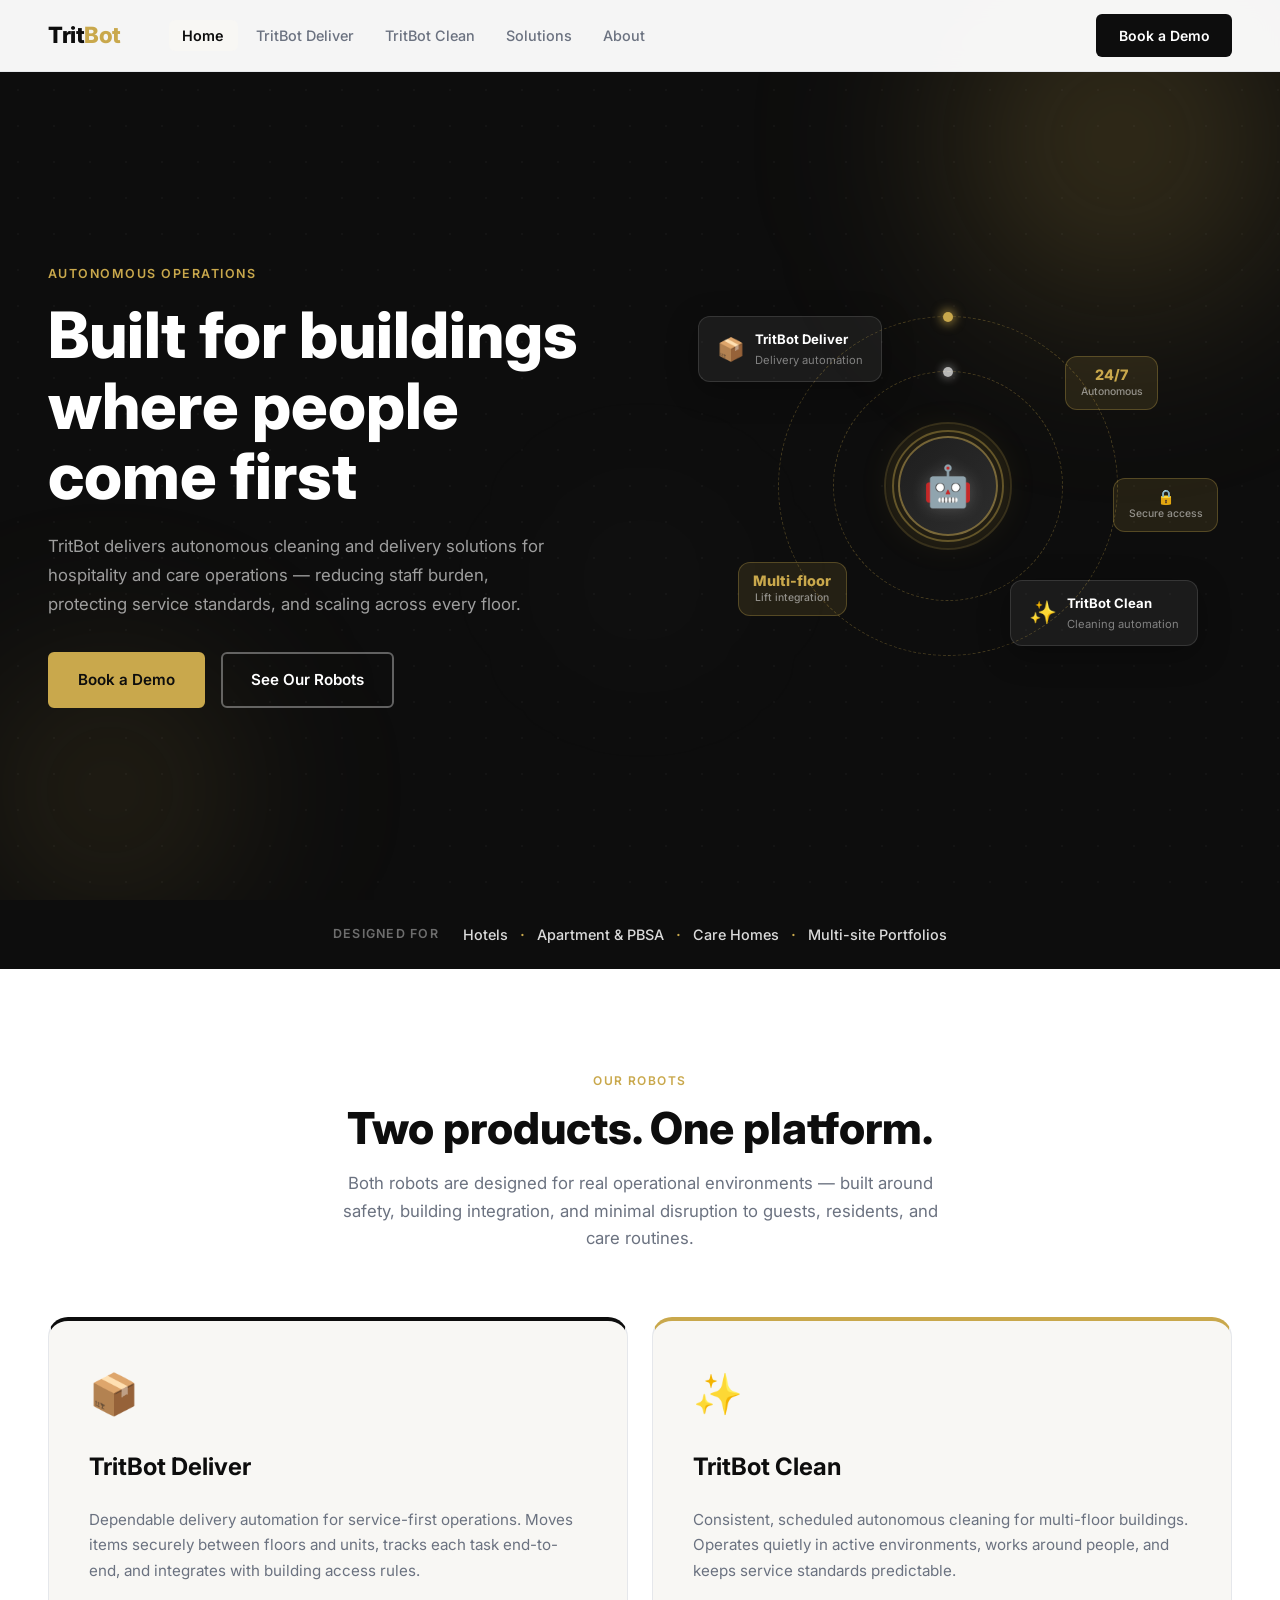
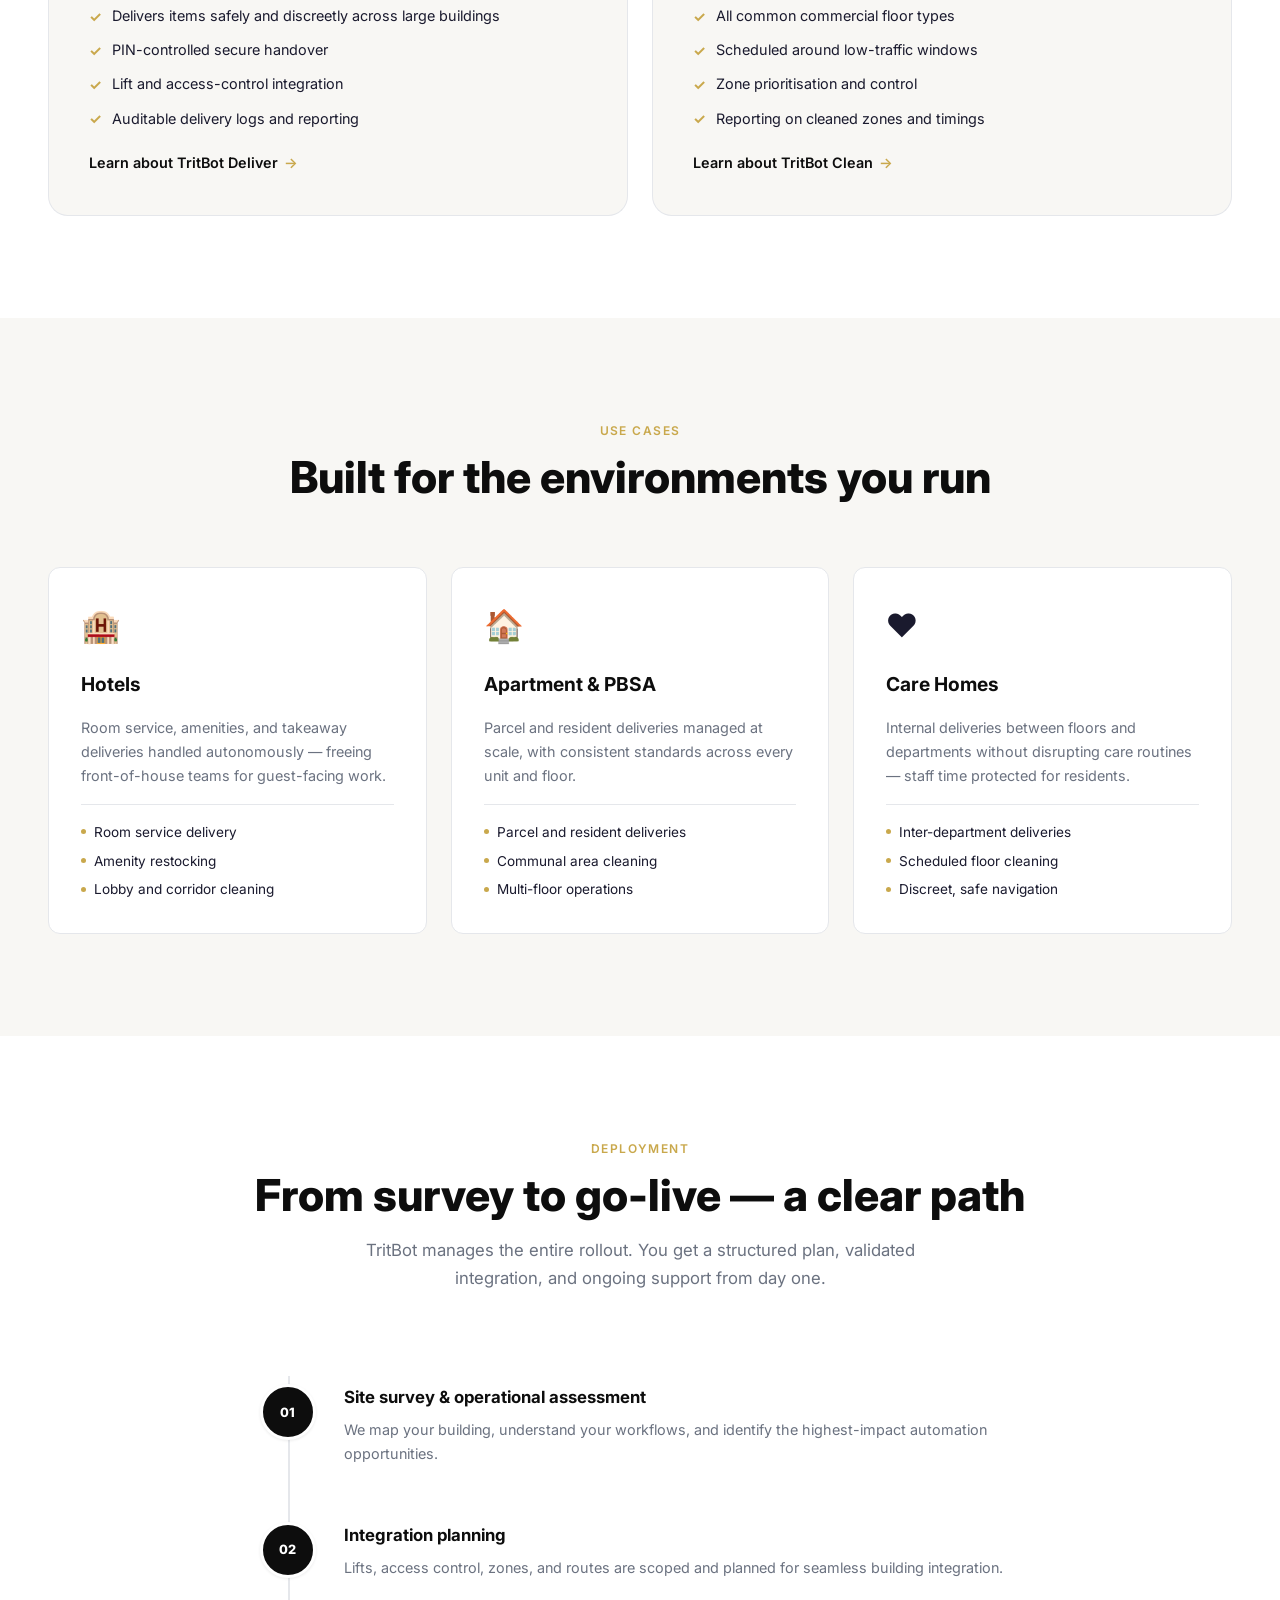
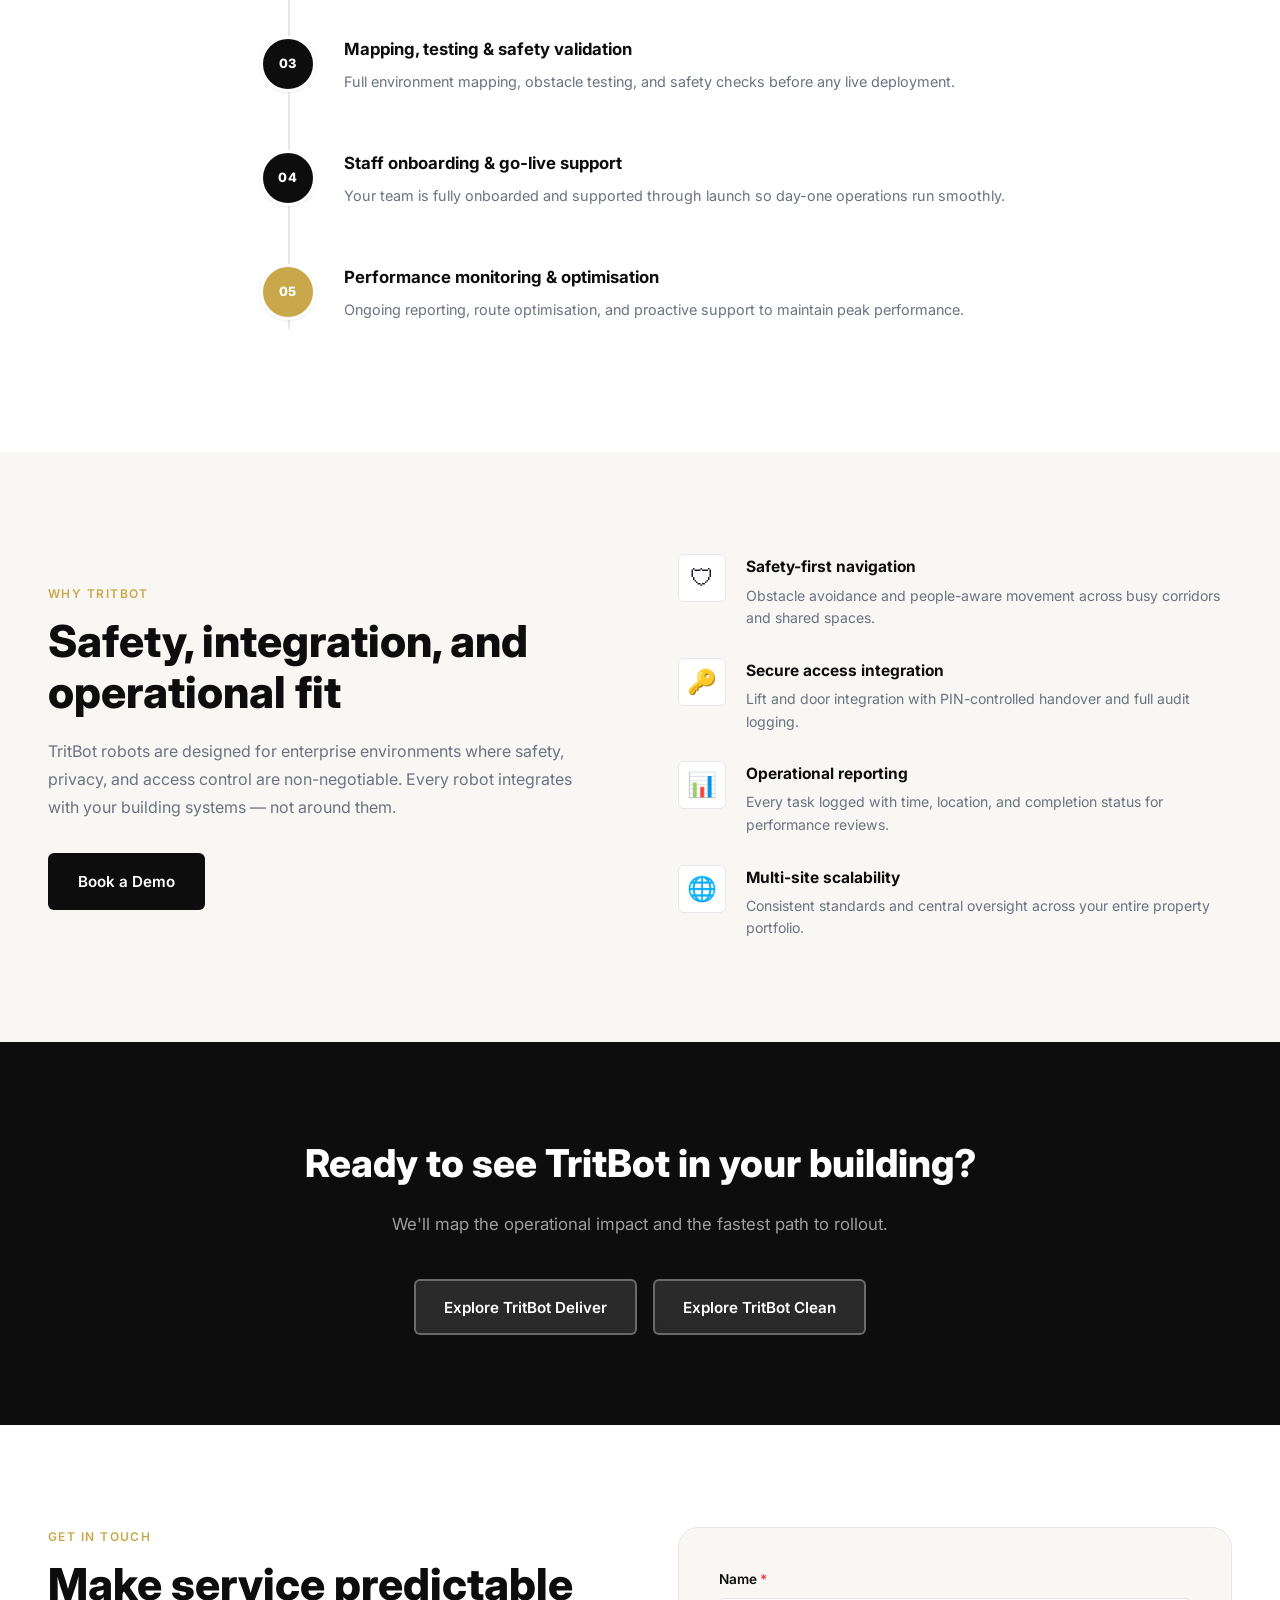
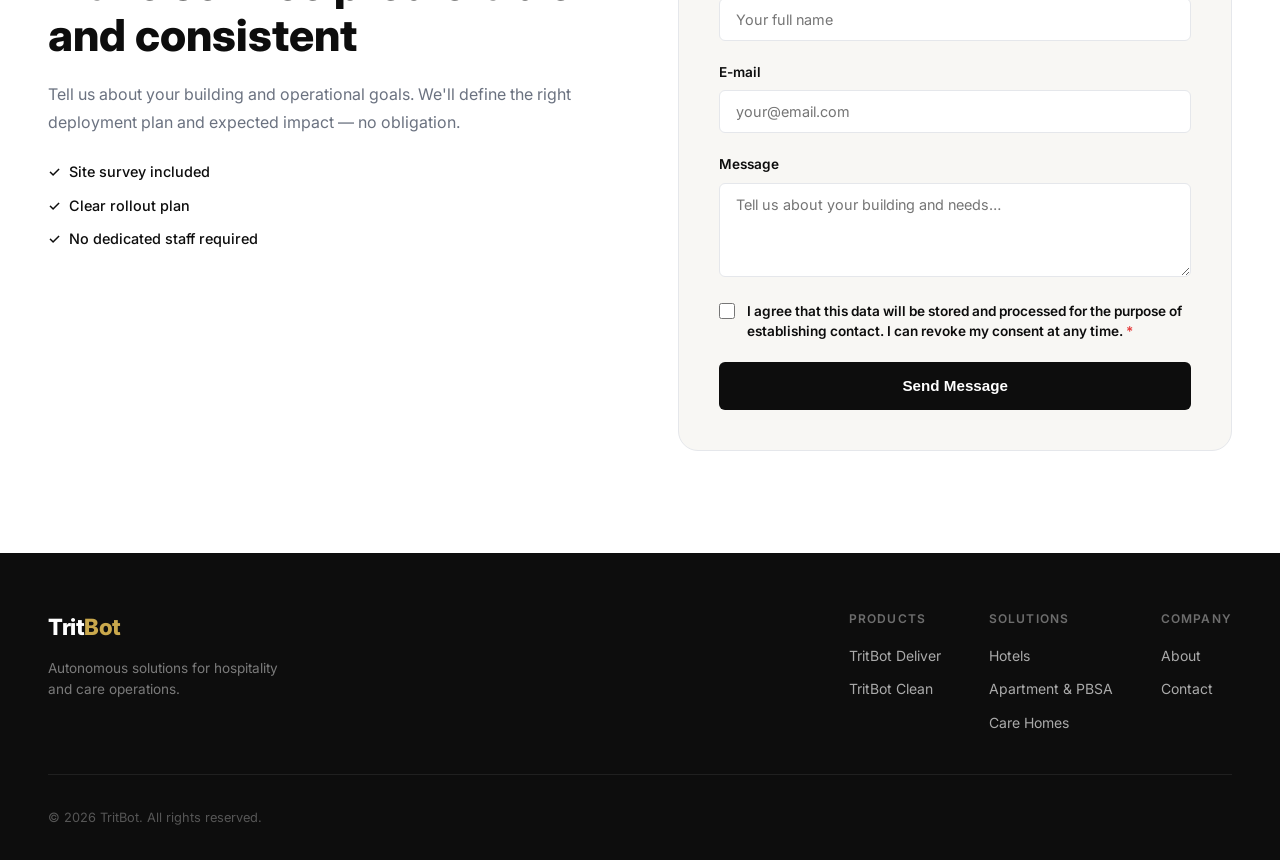
<file: index.html>
<!DOCTYPE html>
<html lang="en">
<head>
  <meta charset="UTF-8" />
  <meta name="viewport" content="width=device-width, initial-scale=1.0" />
  <title>TritBot – Autonomous Solutions for Hospitality & Care</title>
  <link rel="stylesheet" href="css/style.css" />
  <link rel="preconnect" href="https://fonts.googleapis.com" />
  <link href="https://fonts.googleapis.com/css2?family=Inter:wght@300;400;500;600;700;800&display=swap" rel="stylesheet" />
</head>
<body>

  <!-- ===== NAVIGATION ===== -->
  <header class="nav-header">
    <nav class="nav-container">
      <a href="index.html" class="nav-logo">
        <span class="logo-trit">Trit</span><span class="logo-bot">Bot</span>
      </a>

      <ul class="nav-links">
        <li><a href="index.html" class="nav-link active">Home</a></li>
        <li><a href="deliver.html" class="nav-link">TritBot Deliver</a></li>
        <li><a href="clean.html" class="nav-link">TritBot Clean</a></li>
        <li><a href="solutions.html" class="nav-link">Solutions</a></li>
        <li><a href="about.html" class="nav-link">About</a></li>
      </ul>

      <a href="#contact" class="nav-cta">Book a Demo</a>

      <button class="nav-toggle" aria-label="Toggle navigation">
        <span></span><span></span><span></span>
      </button>
    </nav>
  </header>

  <!-- ===== HERO ===== -->
  <section class="hero-section">
    <!-- Background decoration -->
    <div class="hero-bg">
      <div class="hero-orb orb-1"></div>
      <div class="hero-orb orb-2"></div>
      <div class="hero-orb orb-3"></div>
      <div class="hero-grid-overlay"></div>
    </div>

    <div class="hero">
      <!-- Left: text -->
      <div class="hero-content">
        <p class="hero-eyebrow">Autonomous Operations</p>
        <h1 class="hero-headline">
          Built for buildings<br />where people<br />come first
        </h1>
        <p class="hero-sub">
          TritBot delivers autonomous cleaning and delivery solutions for
          hospitality and care operations — reducing staff burden, protecting
          service standards, and scaling across every floor.
        </p>
        <div class="hero-actions">
          <a href="#contact" class="btn btn-gold">Book a Demo</a>
          <a href="#products" class="btn btn-outline-light">See Our Robots</a>
        </div>
      </div>

      <!-- Right: animated visual -->
      <div class="hero-visual">
        <div class="robot-showcase">
          <!-- Orbit rings -->
          <div class="orbit-ring ring-outer">
            <div class="orbit-traveller"></div>
          </div>
          <div class="orbit-ring ring-inner">
            <div class="orbit-traveller traveller-reverse"></div>
          </div>

          <!-- Central icon -->
          <div class="showcase-core">
            <div class="core-pulse"></div>
            <span class="core-icon">&#x1F916;</span>
          </div>

          <!-- Floating product cards -->
          <div class="float-card fc-deliver">
            <span class="fc-icon">&#x1F4E6;</span>
            <div class="fc-text">
              <span class="fc-name">TritBot Deliver</span>
              <span class="fc-tag">Delivery automation</span>
            </div>
          </div>

          <div class="float-card fc-clean">
            <span class="fc-icon">&#x2728;</span>
            <div class="fc-text">
              <span class="fc-name">TritBot Clean</span>
              <span class="fc-tag">Cleaning automation</span>
            </div>
          </div>

          <!-- Floating stat chips -->
          <div class="stat-chip chip-1">
            <span class="chip-val">24/7</span>
            <span class="chip-lbl">Autonomous</span>
          </div>
          <div class="stat-chip chip-2">
            <span class="chip-val">Multi-floor</span>
            <span class="chip-lbl">Lift integration</span>
          </div>
          <div class="stat-chip chip-3">
            <span class="chip-val">&#x1F512;</span>
            <span class="chip-lbl">Secure access</span>
          </div>
        </div>
      </div>
    </div>
  </section>

  <!-- ===== TRUST BAR ===== -->
  <section class="trust-bar">
    <div class="container">
      <p class="trust-label">Designed for</p>
      <div class="trust-items">
        <span class="trust-item">Hotels</span>
        <span class="trust-divider">·</span>
        <span class="trust-item">Apartment &amp; PBSA</span>
        <span class="trust-divider">·</span>
        <span class="trust-item">Care Homes</span>
        <span class="trust-divider">·</span>
        <span class="trust-item">Multi-site Portfolios</span>
      </div>
    </div>
  </section>

  <!-- ===== PRODUCTS ===== -->
  <section class="products" id="products">
    <div class="container">
      <div class="section-header">
        <p class="section-eyebrow">Our Robots</p>
        <h2 class="section-title">Two products. One platform.</h2>
        <p class="section-sub">
          Both robots are designed for real operational environments — built
          around safety, building integration, and minimal disruption to
          guests, residents, and care routines.
        </p>
      </div>

      <div class="product-cards">

        <!-- Deliver Card -->
        <div class="product-card product-card--deliver">
          <div class="product-card-icon">&#x1F4E6;</div>
          <h3 class="product-card-title">TritBot Deliver</h3>
          <p class="product-card-desc">
            Dependable delivery automation for service-first operations.
            Moves items securely between floors and units, tracks each
            task end-to-end, and integrates with building access rules.
          </p>
          <ul class="product-features">
            <li>Delivers items safely and discreetly across large buildings</li>
            <li>PIN-controlled secure handover</li>
            <li>Lift and access-control integration</li>
            <li>Auditable delivery logs and reporting</li>
          </ul>
          <a href="deliver.html" class="product-link">
            Learn about TritBot Deliver <span class="arrow">&#8594;</span>
          </a>
        </div>

        <!-- Clean Card -->
        <div class="product-card product-card--clean">
          <div class="product-card-icon">&#x2728;</div>
          <h3 class="product-card-title">TritBot Clean</h3>
          <p class="product-card-desc">
            Consistent, scheduled autonomous cleaning for multi-floor
            buildings. Operates quietly in active environments, works
            around people, and keeps service standards predictable.
          </p>
          <ul class="product-features">
            <li>All common commercial floor types</li>
            <li>Scheduled around low-traffic windows</li>
            <li>Zone prioritisation and control</li>
            <li>Reporting on cleaned zones and timings</li>
          </ul>
          <a href="clean.html" class="product-link">
            Learn about TritBot Clean <span class="arrow">&#8594;</span>
          </a>
        </div>

      </div>
    </div>
  </section>

  <!-- ===== USE CASES ===== -->
  <section class="use-cases" id="solutions">
    <div class="container">
      <div class="section-header">
        <p class="section-eyebrow">Use Cases</p>
        <h2 class="section-title">Built for the environments you run</h2>
      </div>

      <div class="use-case-grid">

        <div class="use-case-card">
          <div class="use-case-icon">&#x1F3E8;</div>
          <h3 class="use-case-title">Hotels</h3>
          <p class="use-case-desc">
            Room service, amenities, and takeaway deliveries handled
            autonomously — freeing front-of-house teams for guest-facing work.
          </p>
          <ul class="use-case-list">
            <li>Room service delivery</li>
            <li>Amenity restocking</li>
            <li>Lobby and corridor cleaning</li>
          </ul>
        </div>

        <div class="use-case-card">
          <div class="use-case-icon">&#x1F3E0;</div>
          <h3 class="use-case-title">Apartment &amp; PBSA</h3>
          <p class="use-case-desc">
            Parcel and resident deliveries managed at scale, with consistent
            standards across every unit and floor.
          </p>
          <ul class="use-case-list">
            <li>Parcel and resident deliveries</li>
            <li>Communal area cleaning</li>
            <li>Multi-floor operations</li>
          </ul>
        </div>

        <div class="use-case-card">
          <div class="use-case-icon">&#x2665;</div>
          <h3 class="use-case-title">Care Homes</h3>
          <p class="use-case-desc">
            Internal deliveries between floors and departments without
            disrupting care routines — staff time protected for residents.
          </p>
          <ul class="use-case-list">
            <li>Inter-department deliveries</li>
            <li>Scheduled floor cleaning</li>
            <li>Discreet, safe navigation</li>
          </ul>
        </div>

      </div>
    </div>
  </section>

  <!-- ===== HOW IT WORKS ===== -->
  <section class="how-it-works">
    <div class="container">
      <div class="section-header">
        <p class="section-eyebrow">Deployment</p>
        <h2 class="section-title">From survey to go-live — a clear path</h2>
        <p class="section-sub">
          TritBot manages the entire rollout. You get a structured plan,
          validated integration, and ongoing support from day one.
        </p>
      </div>

      <div class="steps-track">
        <div class="step">
          <div class="step-number">01</div>
          <div class="step-body">
            <h4 class="step-title">Site survey &amp; operational assessment</h4>
            <p class="step-desc">We map your building, understand your workflows, and identify the highest-impact automation opportunities.</p>
          </div>
        </div>
        <div class="step">
          <div class="step-number">02</div>
          <div class="step-body">
            <h4 class="step-title">Integration planning</h4>
            <p class="step-desc">Lifts, access control, zones, and routes are scoped and planned for seamless building integration.</p>
          </div>
        </div>
        <div class="step">
          <div class="step-number">03</div>
          <div class="step-body">
            <h4 class="step-title">Mapping, testing &amp; safety validation</h4>
            <p class="step-desc">Full environment mapping, obstacle testing, and safety checks before any live deployment.</p>
          </div>
        </div>
        <div class="step">
          <div class="step-number">04</div>
          <div class="step-body">
            <h4 class="step-title">Staff onboarding &amp; go-live support</h4>
            <p class="step-desc">Your team is fully onboarded and supported through launch so day-one operations run smoothly.</p>
          </div>
        </div>
        <div class="step">
          <div class="step-number">05</div>
          <div class="step-body">
            <h4 class="step-title">Performance monitoring &amp; optimisation</h4>
            <p class="step-desc">Ongoing reporting, route optimisation, and proactive support to maintain peak performance.</p>
          </div>
        </div>
      </div>
    </div>
  </section>

  <!-- ===== WHY TRITBOT ===== -->
  <section class="why-tritbot" id="about">
    <div class="container">
      <div class="why-split">
        <div class="why-left">
          <p class="section-eyebrow">Why TritBot</p>
          <h2 class="section-title">Safety, integration, and operational fit</h2>
          <p class="why-body">
            TritBot robots are designed for enterprise environments where
            safety, privacy, and access control are non-negotiable. Every
            robot integrates with your building systems — not around them.
          </p>
          <a href="#contact" class="btn btn-primary">Book a Demo</a>
        </div>
        <div class="why-right">
          <div class="feature-list">
            <div class="feature-item">
              <div class="feature-icon">&#x1F6E1;</div>
              <div class="feature-body">
                <h4>Safety-first navigation</h4>
                <p>Obstacle avoidance and people-aware movement across busy corridors and shared spaces.</p>
              </div>
            </div>
            <div class="feature-item">
              <div class="feature-icon">&#x1F511;</div>
              <div class="feature-body">
                <h4>Secure access integration</h4>
                <p>Lift and door integration with PIN-controlled handover and full audit logging.</p>
              </div>
            </div>
            <div class="feature-item">
              <div class="feature-icon">&#x1F4CA;</div>
              <div class="feature-body">
                <h4>Operational reporting</h4>
                <p>Every task logged with time, location, and completion status for performance reviews.</p>
              </div>
            </div>
            <div class="feature-item">
              <div class="feature-icon">&#x1F310;</div>
              <div class="feature-body">
                <h4>Multi-site scalability</h4>
                <p>Consistent standards and central oversight across your entire property portfolio.</p>
              </div>
            </div>
          </div>
        </div>
      </div>
    </div>
  </section>

  <!-- ===== CTA BANNER ===== -->
  <section class="cta-banner">
    <div class="container">
      <h2 class="cta-title">Ready to see TritBot in your building?</h2>
      <p class="cta-sub">
        We'll map the operational impact and the fastest path to rollout.
      </p>
      <div class="cta-actions">
        <a href="deliver.html" class="btn btn-light">Explore TritBot Deliver</a>
        <a href="clean.html" class="btn btn-light">Explore TritBot Clean</a>
      </div>
    </div>
  </section>

  <!-- ===== CONTACT ===== -->
  <section class="contact" id="contact">
    <div class="container">
      <div class="contact-split">
        <div class="contact-left">
          <p class="section-eyebrow">Get in Touch</p>
          <h2 class="section-title">Make service predictable and consistent</h2>
          <p class="contact-body">
            Tell us about your building and operational goals. We'll define
            the right deployment plan and expected impact — no obligation.
          </p>
          <div class="contact-details">
            <p>&#x2713;&nbsp; Site survey included</p>
            <p>&#x2713;&nbsp; Clear rollout plan</p>
            <p>&#x2713;&nbsp; No dedicated staff required</p>
          </div>
        </div>
        <div class="contact-right">
          <form class="contact-form">
            <div class="form-group">
              <label for="name">Name <span class="required">*</span></label>
              <input type="text" id="name" name="name" placeholder="Your full name" required />
            </div>
            <div class="form-group">
              <label for="email">E-mail</label>
              <input type="email" id="email" name="email" placeholder="your@email.com" />
            </div>
            <div class="form-group">
              <label for="message">Message</label>
              <textarea id="message" name="message" rows="4" placeholder="Tell us about your building and needs…"></textarea>
            </div>
            <div class="form-group form-consent">
              <label class="checkbox-label">
                <input type="checkbox" required />
                <span>I agree that this data will be stored and processed for the purpose of establishing contact. I can revoke my consent at any time. <span class="required">*</span></span>
              </label>
            </div>
            <button type="submit" class="btn btn-primary btn-full">Send Message</button>
          </form>
        </div>
      </div>
    </div>
  </section>

  <!-- ===== FOOTER ===== -->
  <footer class="footer">
    <div class="container">
      <div class="footer-top">
        <div class="footer-brand">
          <a href="index.html" class="nav-logo">
            <span class="logo-trit">Trit</span><span class="logo-bot">Bot</span>
          </a>
          <p class="footer-tagline">Autonomous solutions for hospitality and care operations.</p>
        </div>
        <div class="footer-links-group">
          <div class="footer-col">
            <h5>Products</h5>
            <a href="deliver.html">TritBot Deliver</a>
            <a href="clean.html">TritBot Clean</a>
          </div>
          <div class="footer-col">
            <h5>Solutions</h5>
            <a href="solutions.html">Hotels</a>
            <a href="solutions.html">Apartment &amp; PBSA</a>
            <a href="solutions.html">Care Homes</a>
          </div>
          <div class="footer-col">
            <h5>Company</h5>
            <a href="about.html">About</a>
            <a href="#contact">Contact</a>
          </div>
        </div>
      </div>
      <div class="footer-bottom">
        <p>&copy; 2026 TritBot. All rights reserved.</p>
      </div>
    </div>
  </footer>

  <script src="js/main.js"></script>
</body>
</html>
</file>
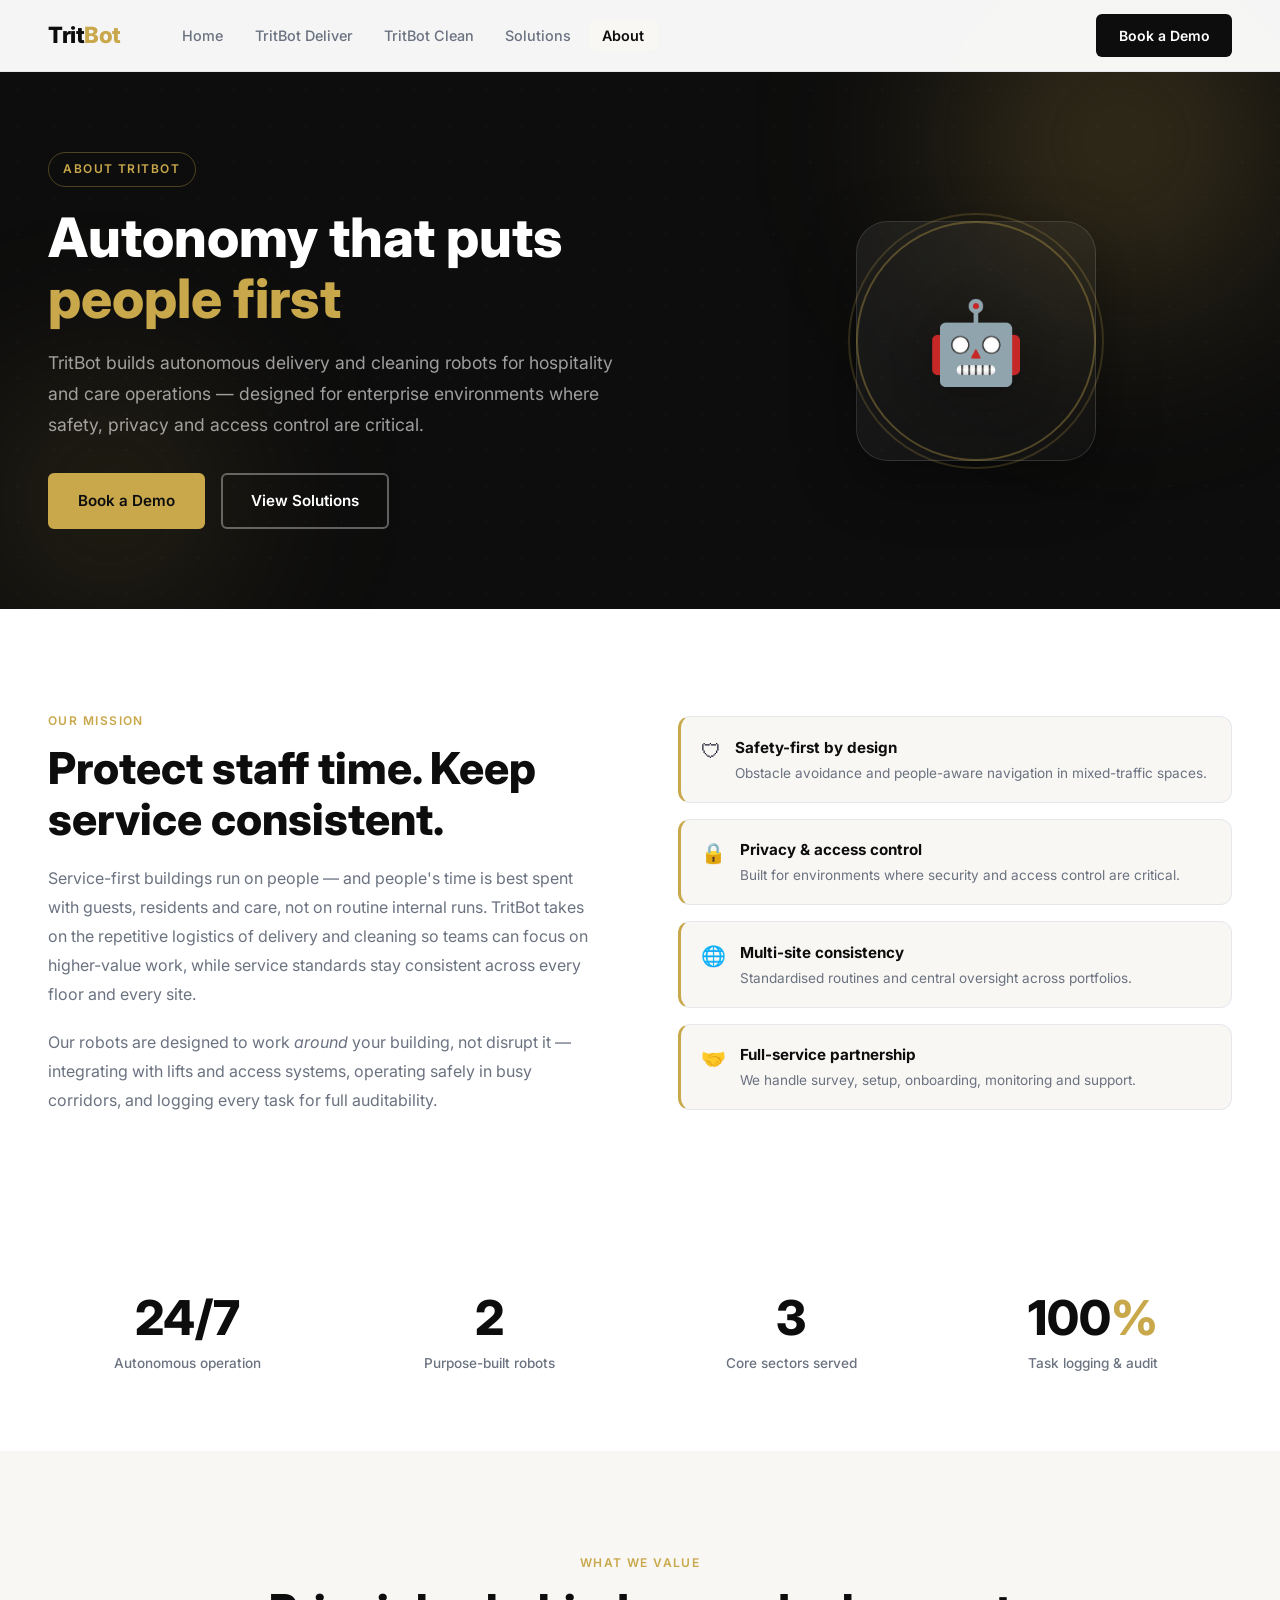
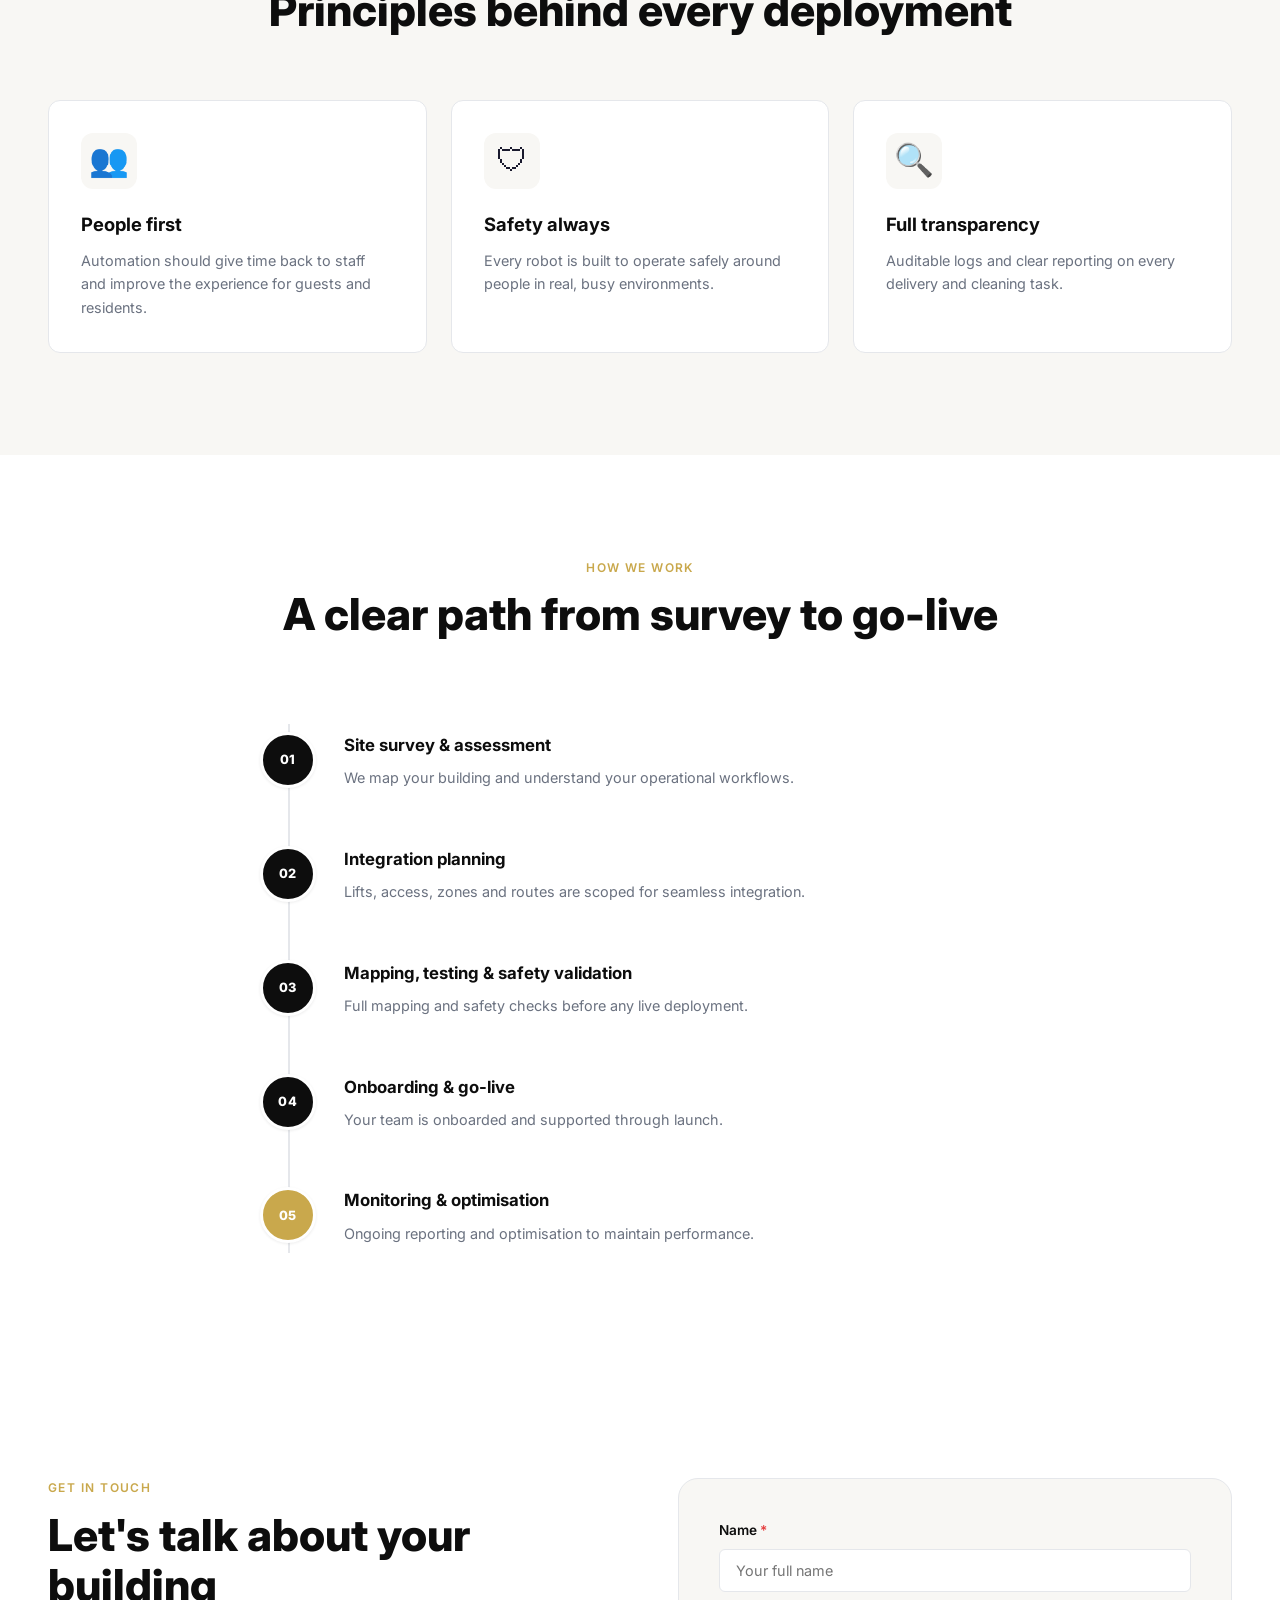
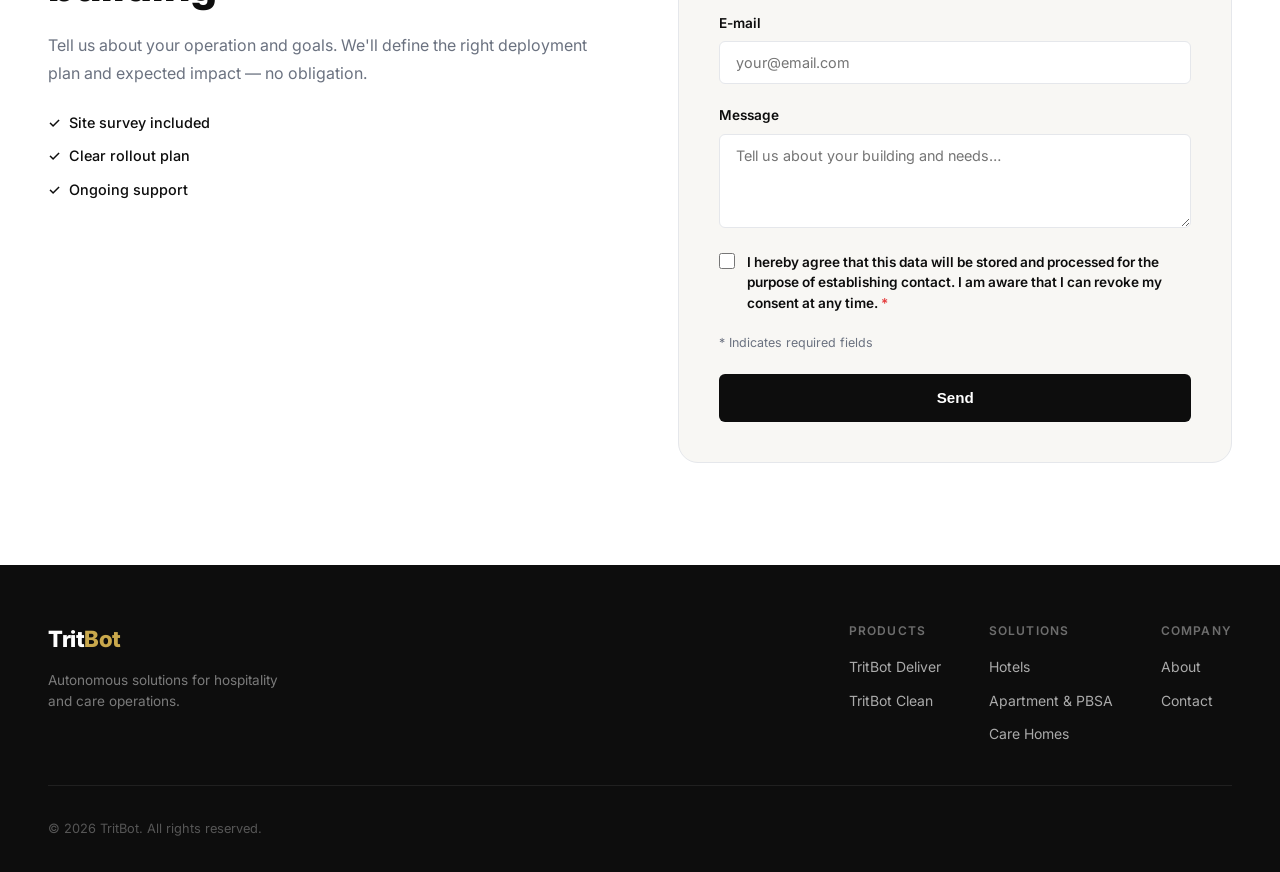
<file: about.html>
<!DOCTYPE html>
<html lang="en">
<head>
  <meta charset="UTF-8" />
  <meta name="viewport" content="width=device-width, initial-scale=1.0" />
  <title>About – TritBot</title>
  <link rel="stylesheet" href="css/style.css" />
  <link rel="preconnect" href="https://fonts.googleapis.com" />
  <link href="https://fonts.googleapis.com/css2?family=Inter:wght@300;400;500;600;700;800&display=swap" rel="stylesheet" />
</head>
<body>

  <!-- ===== NAVIGATION ===== -->
  <header class="nav-header">
    <nav class="nav-container">
      <a href="index.html" class="nav-logo">
        <span class="logo-trit">Trit</span><span class="logo-bot">Bot</span>
      </a>
      <ul class="nav-links">
        <li><a href="index.html" class="nav-link">Home</a></li>
        <li><a href="deliver.html" class="nav-link">TritBot Deliver</a></li>
        <li><a href="clean.html" class="nav-link">TritBot Clean</a></li>
        <li><a href="solutions.html" class="nav-link">Solutions</a></li>
        <li><a href="about.html" class="nav-link active">About</a></li>
      </ul>
      <a href="#contact" class="nav-cta">Book a Demo</a>
      <button class="nav-toggle" aria-label="Toggle navigation">
        <span></span><span></span><span></span>
      </button>
    </nav>
  </header>

  <!-- ===== PAGE HERO ===== -->
  <section class="page-hero">
    <div class="hero-bg">
      <div class="hero-orb orb-1"></div>
      <div class="hero-orb orb-2"></div>
      <div class="hero-grid-overlay"></div>
    </div>
    <div class="container">
      <div class="page-hero-inner">
        <div class="page-hero-text">
          <span class="page-hero-eyebrow">About TritBot</span>
          <h1 class="page-hero-title">
            Autonomy that puts <span class="accent">people first</span>
          </h1>
          <p class="page-hero-sub">
            TritBot builds autonomous delivery and cleaning robots for
            hospitality and care operations — designed for enterprise
            environments where safety, privacy and access control are critical.
          </p>
          <div class="page-hero-actions">
            <a href="#contact" class="btn btn-gold">Book a Demo</a>
            <a href="solutions.html" class="btn btn-outline-light">View Solutions</a>
          </div>
        </div>
        <div class="page-hero-visual">
          <div class="hero-icon-tile">
            <div class="core-pulse"></div>
            <span class="tile-icon">&#x1F916;</span>
          </div>
        </div>
      </div>
    </div>
  </section>

  <!-- ===== MISSION ===== -->
  <section class="intro">
    <div class="container">
      <div class="intro-split">
        <div>
          <p class="section-eyebrow">Our Mission</p>
          <h2 class="section-title">Protect staff time. Keep service consistent.</h2>
          <p class="intro-body">
            Service-first buildings run on people — and people's time is best
            spent with guests, residents and care, not on routine internal runs.
            TritBot takes on the repetitive logistics of delivery and cleaning so
            teams can focus on higher-value work, while service standards stay
            consistent across every floor and every site.
          </p>
          <p class="intro-body">
            Our robots are designed to work <em>around</em> your building, not
            disrupt it — integrating with lifts and access systems, operating
            safely in busy corridors, and logging every task for full auditability.
          </p>
        </div>
        <div class="checklist">
          <div class="checklist-item">
            <span class="ci-icon">&#x1F6E1;</span>
            <div><h4>Safety-first by design</h4><p>Obstacle avoidance and people-aware navigation in mixed-traffic spaces.</p></div>
          </div>
          <div class="checklist-item">
            <span class="ci-icon">&#x1F512;</span>
            <div><h4>Privacy &amp; access control</h4><p>Built for environments where security and access control are critical.</p></div>
          </div>
          <div class="checklist-item">
            <span class="ci-icon">&#x1F310;</span>
            <div><h4>Multi-site consistency</h4><p>Standardised routines and central oversight across portfolios.</p></div>
          </div>
          <div class="checklist-item">
            <span class="ci-icon">&#x1F91D;</span>
            <div><h4>Full-service partnership</h4><p>We handle survey, setup, onboarding, monitoring and support.</p></div>
          </div>
        </div>
      </div>
    </div>
  </section>

  <!-- ===== STATS ===== -->
  <section class="stats-strip">
    <div class="container">
      <div class="stats-grid">
        <div class="stat-block"><span class="sb-num">24/7</span><span class="sb-lbl">Autonomous operation</span></div>
        <div class="stat-block"><span class="sb-num">2</span><span class="sb-lbl">Purpose-built robots</span></div>
        <div class="stat-block"><span class="sb-num">3</span><span class="sb-lbl">Core sectors served</span></div>
        <div class="stat-block"><span class="sb-num">100<span>%</span></span><span class="sb-lbl">Task logging &amp; audit</span></div>
      </div>
    </div>
  </section>

  <!-- ===== VALUES ===== -->
  <section class="bg-light section-pad">
    <div class="container">
      <div class="section-header">
        <p class="section-eyebrow">What We Value</p>
        <h2 class="section-title">Principles behind every deployment</h2>
      </div>
      <div class="value-grid">
        <div class="value-card">
          <div class="vc-icon">&#x1F465;</div>
          <h3>People first</h3>
          <p>Automation should give time back to staff and improve the experience for guests and residents.</p>
        </div>
        <div class="value-card">
          <div class="vc-icon">&#x1F6E1;</div>
          <h3>Safety always</h3>
          <p>Every robot is built to operate safely around people in real, busy environments.</p>
        </div>
        <div class="value-card">
          <div class="vc-icon">&#x1F50D;</div>
          <h3>Full transparency</h3>
          <p>Auditable logs and clear reporting on every delivery and cleaning task.</p>
        </div>
      </div>
    </div>
  </section>

  <!-- ===== HOW WE DEPLOY ===== -->
  <section class="how-it-works">
    <div class="container">
      <div class="section-header">
        <p class="section-eyebrow">How We Work</p>
        <h2 class="section-title">A clear path from survey to go-live</h2>
      </div>
      <div class="steps-track timeline">
        <div class="step">
          <div class="step-number">01</div>
          <div class="step-body"><h4 class="step-title">Site survey &amp; assessment</h4><p class="step-desc">We map your building and understand your operational workflows.</p></div>
        </div>
        <div class="step">
          <div class="step-number">02</div>
          <div class="step-body"><h4 class="step-title">Integration planning</h4><p class="step-desc">Lifts, access, zones and routes are scoped for seamless integration.</p></div>
        </div>
        <div class="step">
          <div class="step-number">03</div>
          <div class="step-body"><h4 class="step-title">Mapping, testing &amp; safety validation</h4><p class="step-desc">Full mapping and safety checks before any live deployment.</p></div>
        </div>
        <div class="step">
          <div class="step-number">04</div>
          <div class="step-body"><h4 class="step-title">Onboarding &amp; go-live</h4><p class="step-desc">Your team is onboarded and supported through launch.</p></div>
        </div>
        <div class="step">
          <div class="step-number">05</div>
          <div class="step-body"><h4 class="step-title">Monitoring &amp; optimisation</h4><p class="step-desc">Ongoing reporting and optimisation to maintain performance.</p></div>
        </div>
      </div>
    </div>
  </section>

  <!-- ===== CONTACT ===== -->
  <section class="contact" id="contact">
    <div class="container">
      <div class="contact-split">
        <div class="contact-left">
          <p class="section-eyebrow">Get in Touch</p>
          <h2 class="section-title">Let's talk about your building</h2>
          <p class="contact-body">
            Tell us about your operation and goals. We'll define the right
            deployment plan and expected impact — no obligation.
          </p>
          <div class="contact-details">
            <p>&#x2713;&nbsp; Site survey included</p>
            <p>&#x2713;&nbsp; Clear rollout plan</p>
            <p>&#x2713;&nbsp; Ongoing support</p>
          </div>
        </div>
        <div class="contact-right">
          <form class="contact-form">
            <div class="form-group">
              <label for="name">Name <span class="required">*</span></label>
              <input type="text" id="name" name="name" placeholder="Your full name" required />
            </div>
            <div class="form-group">
              <label for="email">E-mail</label>
              <input type="email" id="email" name="email" placeholder="your@email.com" />
            </div>
            <div class="form-group">
              <label for="message">Message</label>
              <textarea id="message" name="message" rows="4" placeholder="Tell us about your building and needs…"></textarea>
            </div>
            <div class="form-group form-consent">
              <label class="checkbox-label">
                <input type="checkbox" required />
                <span>I hereby agree that this data will be stored and processed for the purpose of establishing contact. I am aware that I can revoke my consent at any time. <span class="required">*</span></span>
              </label>
            </div>
            <p style="font-size:.78rem;color:var(--color-text-muted)">* Indicates required fields</p>
            <button type="submit" class="btn btn-primary btn-full">Send</button>
          </form>
        </div>
      </div>
    </div>
  </section>

  <!-- ===== FOOTER ===== -->
  <footer class="footer">
    <div class="container">
      <div class="footer-top">
        <div class="footer-brand">
          <a href="index.html" class="nav-logo"><span class="logo-trit">Trit</span><span class="logo-bot">Bot</span></a>
          <p class="footer-tagline">Autonomous solutions for hospitality and care operations.</p>
        </div>
        <div class="footer-links-group">
          <div class="footer-col">
            <h5>Products</h5>
            <a href="deliver.html">TritBot Deliver</a>
            <a href="clean.html">TritBot Clean</a>
          </div>
          <div class="footer-col">
            <h5>Solutions</h5>
            <a href="solutions.html">Hotels</a>
            <a href="solutions.html">Apartment &amp; PBSA</a>
            <a href="solutions.html">Care Homes</a>
          </div>
          <div class="footer-col">
            <h5>Company</h5>
            <a href="about.html">About</a>
            <a href="#contact">Contact</a>
          </div>
        </div>
      </div>
      <div class="footer-bottom"><p>&copy; 2026 TritBot. All rights reserved.</p></div>
    </div>
  </footer>

  <script src="js/main.js"></script>
</body>
</html>
</file>
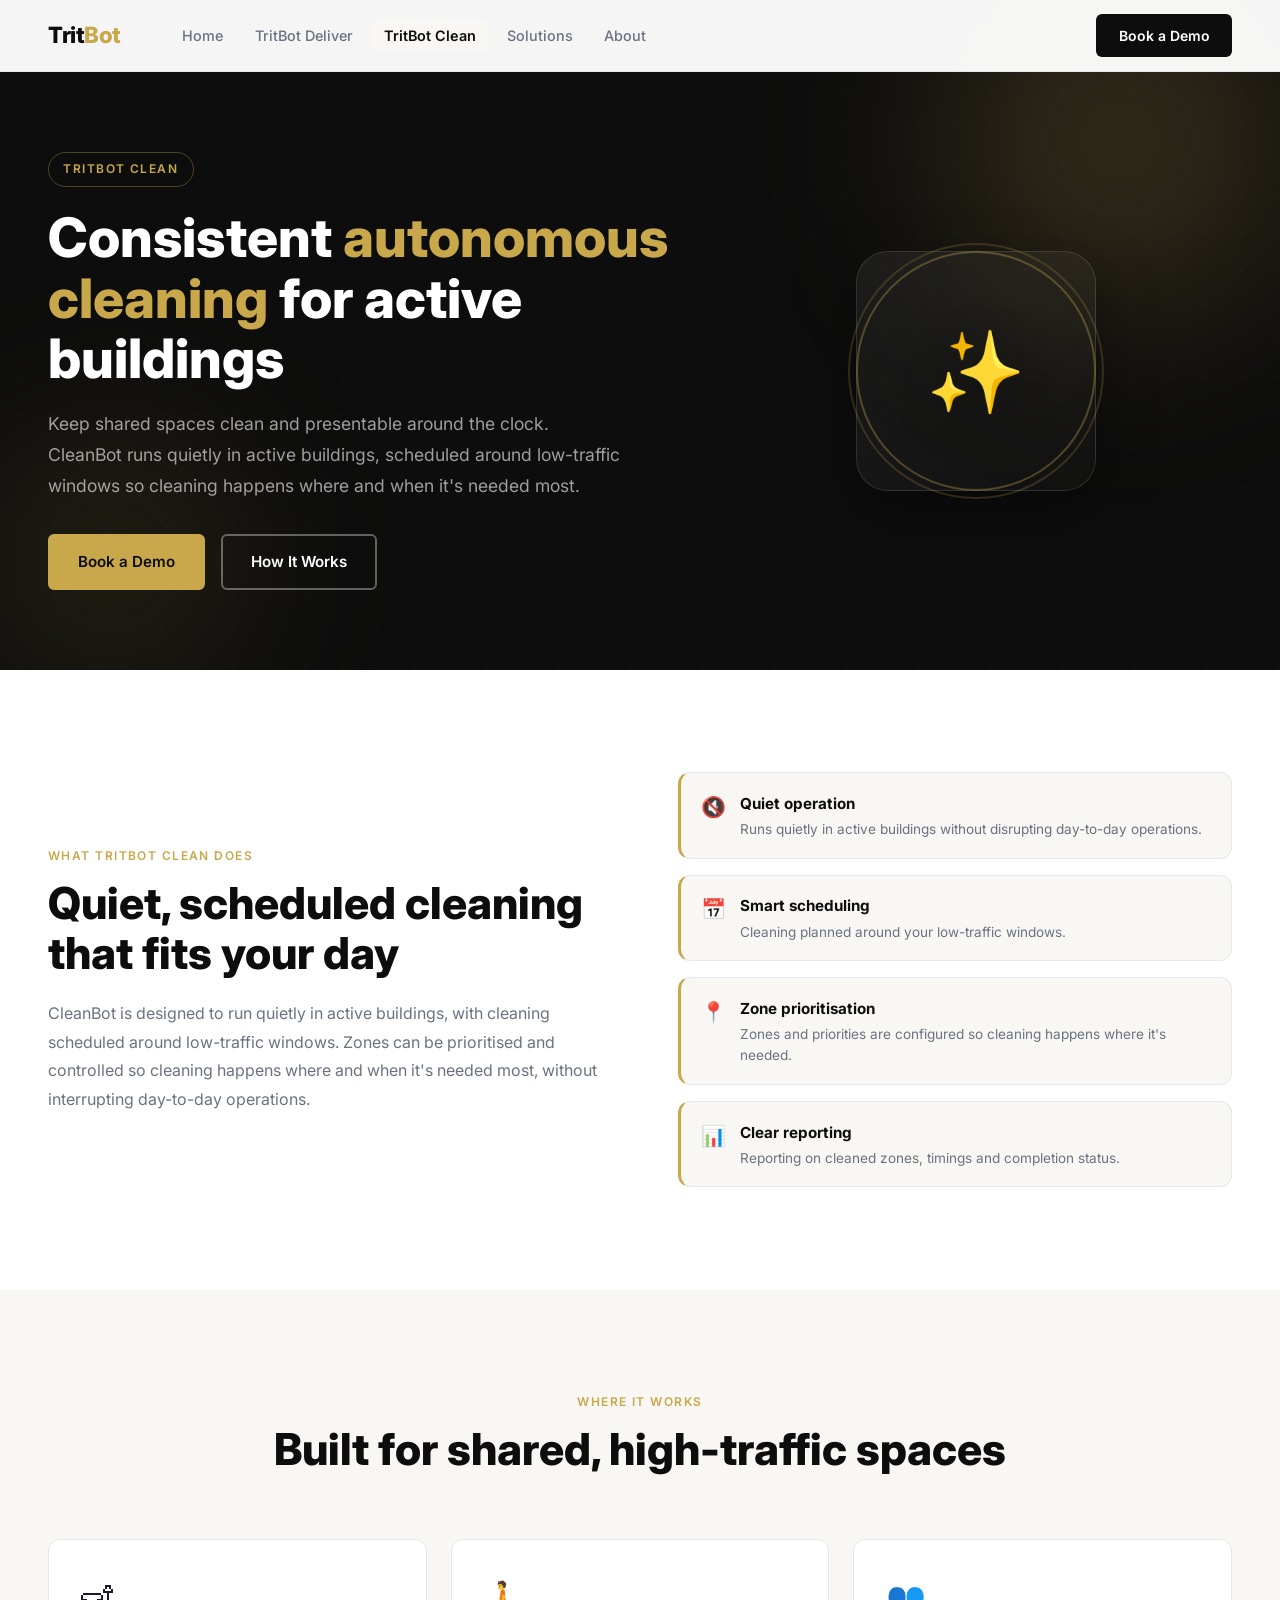
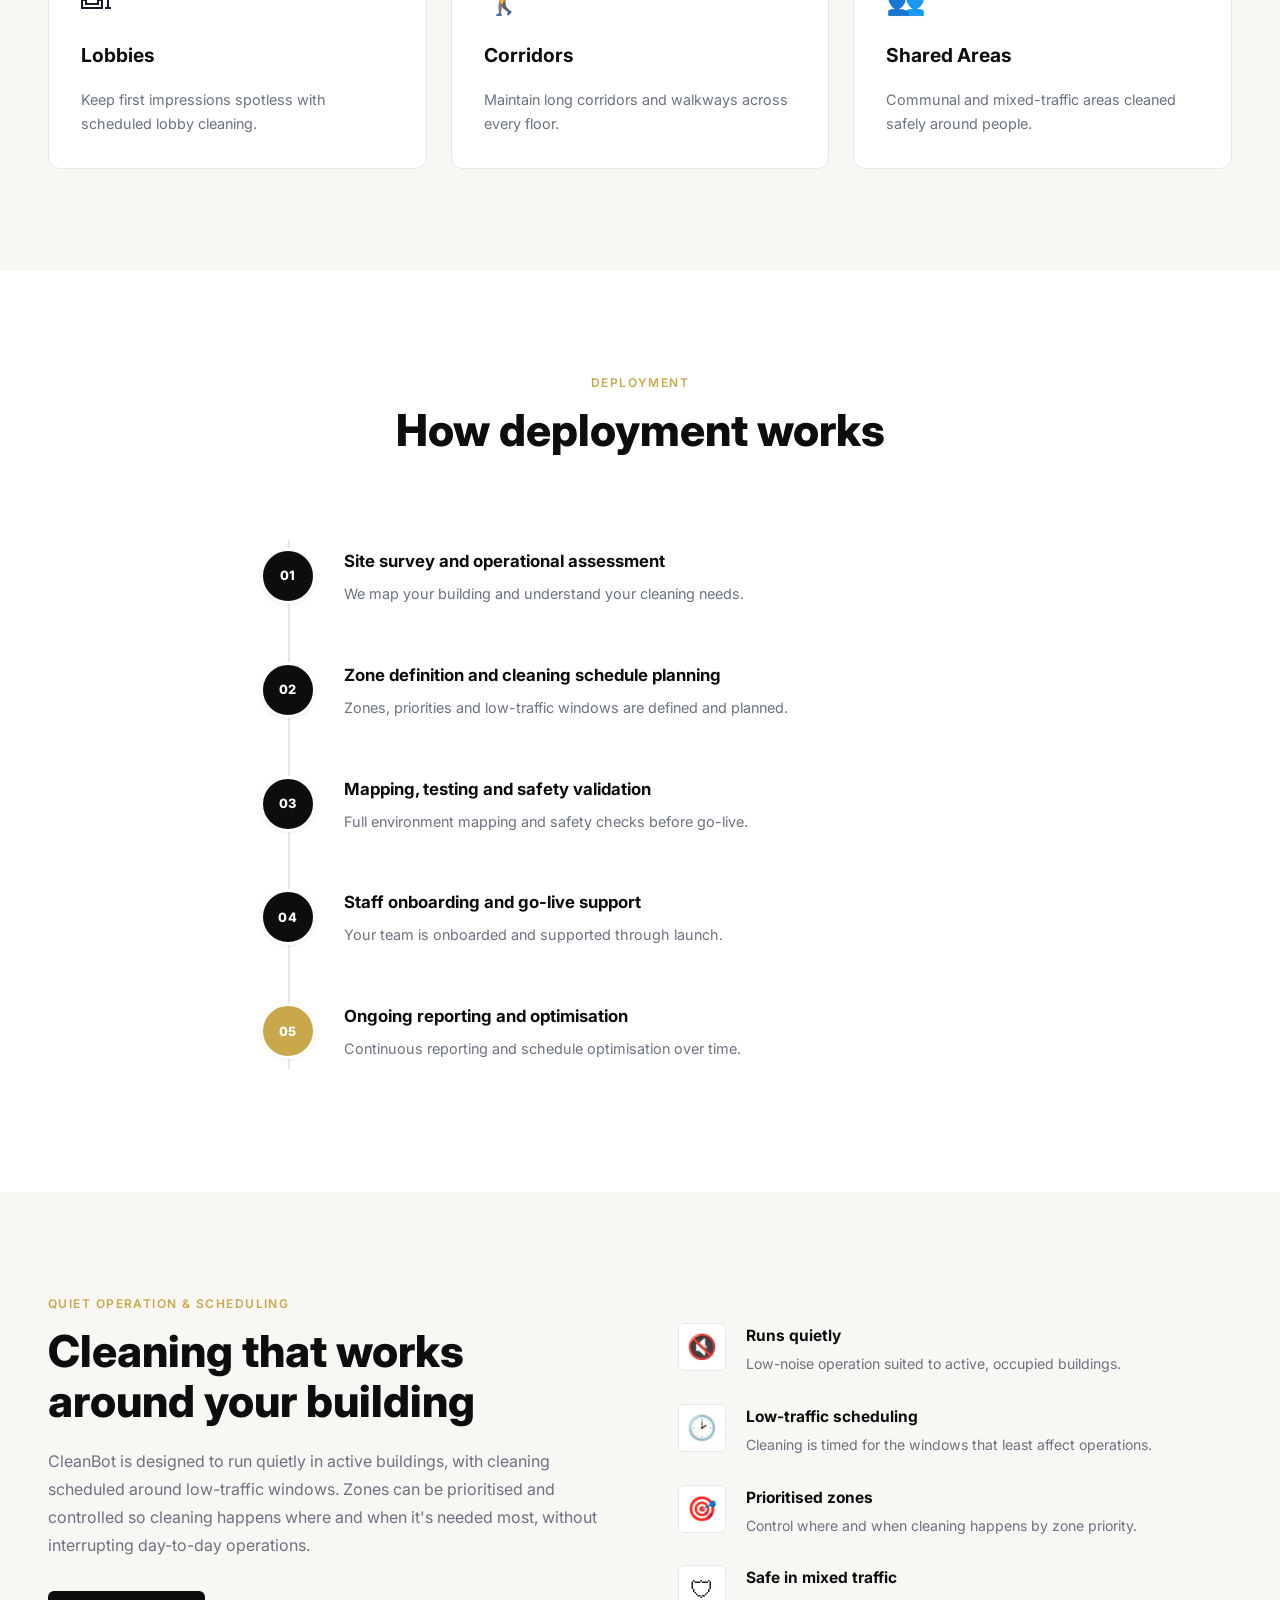
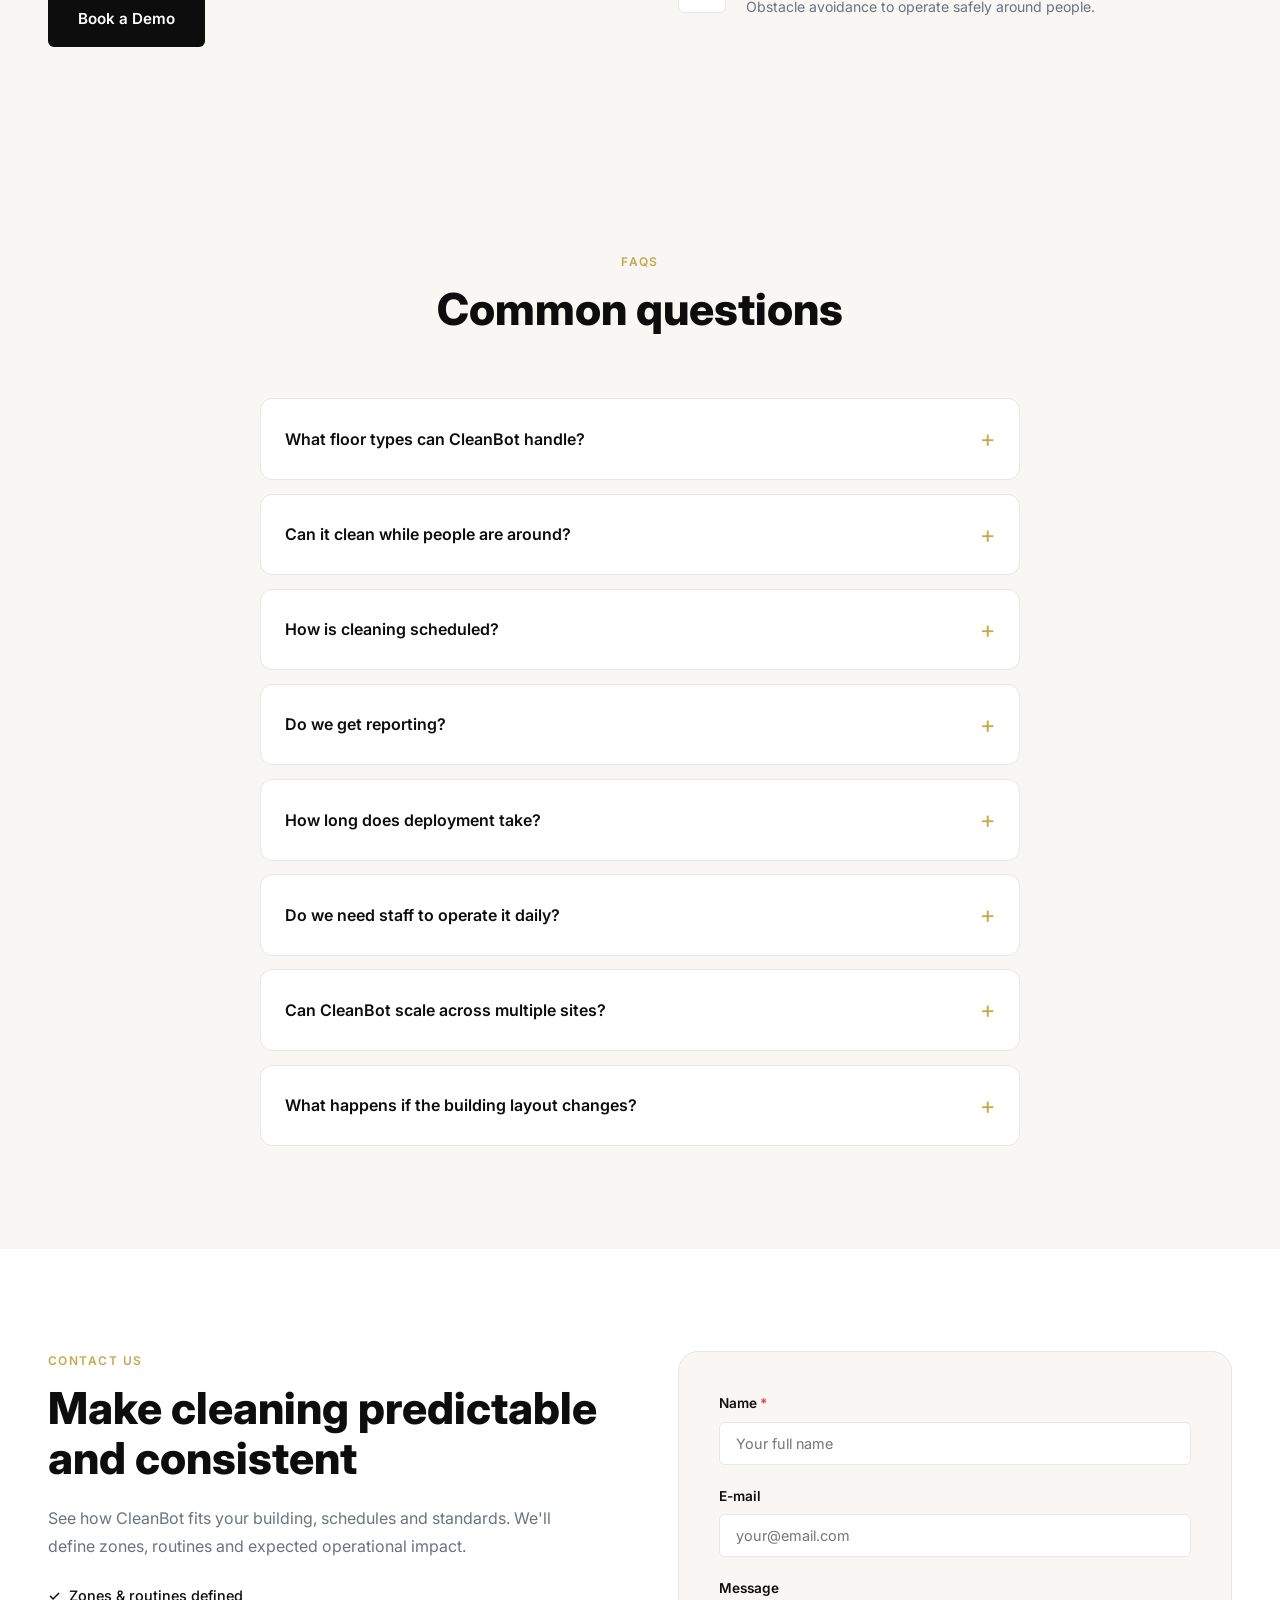
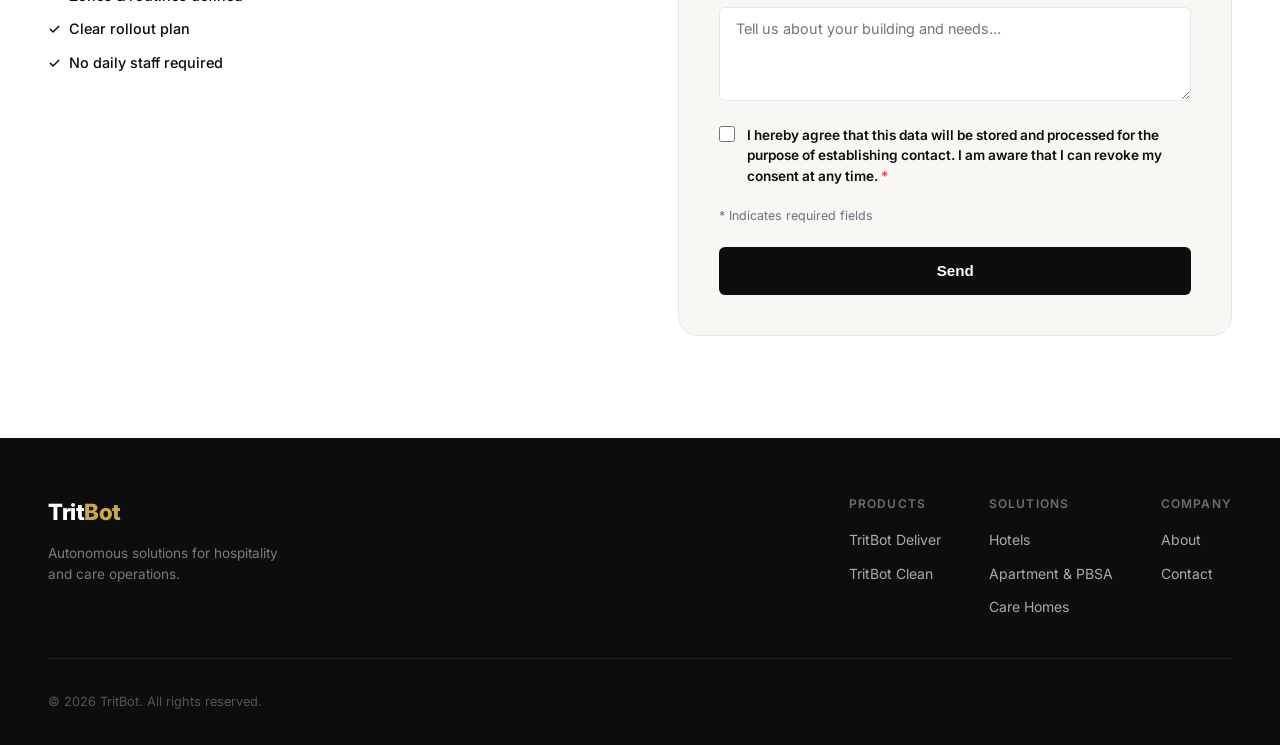
<file: clean.html>
<!DOCTYPE html>
<html lang="en">
<head>
  <meta charset="UTF-8" />
  <meta name="viewport" content="width=device-width, initial-scale=1.0" />
  <title>TritBot Clean – Consistent Autonomous Cleaning</title>
  <link rel="stylesheet" href="css/style.css" />
  <link rel="preconnect" href="https://fonts.googleapis.com" />
  <link href="https://fonts.googleapis.com/css2?family=Inter:wght@300;400;500;600;700;800&display=swap" rel="stylesheet" />
</head>
<body>

  <!-- ===== NAVIGATION ===== -->
  <header class="nav-header">
    <nav class="nav-container">
      <a href="index.html" class="nav-logo">
        <span class="logo-trit">Trit</span><span class="logo-bot">Bot</span>
      </a>
      <ul class="nav-links">
        <li><a href="index.html" class="nav-link">Home</a></li>
        <li><a href="deliver.html" class="nav-link">TritBot Deliver</a></li>
        <li><a href="clean.html" class="nav-link active">TritBot Clean</a></li>
        <li><a href="solutions.html" class="nav-link">Solutions</a></li>
        <li><a href="about.html" class="nav-link">About</a></li>
      </ul>
      <a href="#contact" class="nav-cta">Book a Demo</a>
      <button class="nav-toggle" aria-label="Toggle navigation">
        <span></span><span></span><span></span>
      </button>
    </nav>
  </header>

  <!-- ===== PAGE HERO ===== -->
  <section class="page-hero">
    <div class="hero-bg">
      <div class="hero-orb orb-1"></div>
      <div class="hero-orb orb-2"></div>
      <div class="hero-grid-overlay"></div>
    </div>
    <div class="container">
      <div class="page-hero-inner">
        <div class="page-hero-text">
          <span class="page-hero-eyebrow">TritBot Clean</span>
          <h1 class="page-hero-title">
            Consistent <span class="accent">autonomous cleaning</span> for active buildings
          </h1>
          <p class="page-hero-sub">
            Keep shared spaces clean and presentable around the clock. CleanBot
            runs quietly in active buildings, scheduled around low-traffic windows
            so cleaning happens where and when it's needed most.
          </p>
          <div class="page-hero-actions">
            <a href="#contact" class="btn btn-gold">Book a Demo</a>
            <a href="#how" class="btn btn-outline-light">How It Works</a>
          </div>
        </div>
        <div class="page-hero-visual">
          <div class="hero-icon-tile">
            <div class="core-pulse"></div>
            <span class="tile-icon">&#x2728;</span>
          </div>
        </div>
      </div>
    </div>
  </section>

  <!-- ===== WHAT IT DOES ===== -->
  <section class="intro">
    <div class="container">
      <div class="intro-split">
        <div>
          <p class="section-eyebrow">What TritBot Clean Does</p>
          <h2 class="section-title">Quiet, scheduled cleaning that fits your day</h2>
          <p class="intro-body">
            CleanBot is designed to run quietly in active buildings, with cleaning
            scheduled around low-traffic windows. Zones can be prioritised and
            controlled so cleaning happens where and when it's needed most, without
            interrupting day-to-day operations.
          </p>
        </div>
        <div class="checklist">
          <div class="checklist-item">
            <span class="ci-icon">&#x1F507;</span>
            <div><h4>Quiet operation</h4><p>Runs quietly in active buildings without disrupting day-to-day operations.</p></div>
          </div>
          <div class="checklist-item">
            <span class="ci-icon">&#x1F4C5;</span>
            <div><h4>Smart scheduling</h4><p>Cleaning planned around your low-traffic windows.</p></div>
          </div>
          <div class="checklist-item">
            <span class="ci-icon">&#x1F4CD;</span>
            <div><h4>Zone prioritisation</h4><p>Zones and priorities are configured so cleaning happens where it's needed.</p></div>
          </div>
          <div class="checklist-item">
            <span class="ci-icon">&#x1F4CA;</span>
            <div><h4>Clear reporting</h4><p>Reporting on cleaned zones, timings and completion status.</p></div>
          </div>
        </div>
      </div>
    </div>
  </section>

  <!-- ===== USE CASES ===== -->
  <section class="use-cases">
    <div class="container">
      <div class="section-header">
        <p class="section-eyebrow">Where It Works</p>
        <h2 class="section-title">Built for shared, high-traffic spaces</h2>
      </div>
      <div class="use-case-grid">
        <div class="use-case-card">
          <div class="use-case-icon">&#x1F6CB;</div>
          <h3 class="use-case-title">Lobbies</h3>
          <p class="use-case-desc">Keep first impressions spotless with scheduled lobby cleaning.</p>
        </div>
        <div class="use-case-card">
          <div class="use-case-icon">&#x1F6B6;</div>
          <h3 class="use-case-title">Corridors</h3>
          <p class="use-case-desc">Maintain long corridors and walkways across every floor.</p>
        </div>
        <div class="use-case-card">
          <div class="use-case-icon">&#x1F465;</div>
          <h3 class="use-case-title">Shared Areas</h3>
          <p class="use-case-desc">Communal and mixed-traffic areas cleaned safely around people.</p>
        </div>
      </div>
    </div>
  </section>

  <!-- ===== HOW DEPLOYMENT WORKS ===== -->
  <section class="how-it-works" id="how">
    <div class="container">
      <div class="section-header">
        <p class="section-eyebrow">Deployment</p>
        <h2 class="section-title">How deployment works</h2>
      </div>
      <div class="steps-track">
        <div class="step">
          <div class="step-number">01</div>
          <div class="step-body">
            <h4 class="step-title">Site survey and operational assessment</h4>
            <p class="step-desc">We map your building and understand your cleaning needs.</p>
          </div>
        </div>
        <div class="step">
          <div class="step-number">02</div>
          <div class="step-body">
            <h4 class="step-title">Zone definition and cleaning schedule planning</h4>
            <p class="step-desc">Zones, priorities and low-traffic windows are defined and planned.</p>
          </div>
        </div>
        <div class="step">
          <div class="step-number">03</div>
          <div class="step-body">
            <h4 class="step-title">Mapping, testing and safety validation</h4>
            <p class="step-desc">Full environment mapping and safety checks before go-live.</p>
          </div>
        </div>
        <div class="step">
          <div class="step-number">04</div>
          <div class="step-body">
            <h4 class="step-title">Staff onboarding and go-live support</h4>
            <p class="step-desc">Your team is onboarded and supported through launch.</p>
          </div>
        </div>
        <div class="step">
          <div class="step-number">05</div>
          <div class="step-body">
            <h4 class="step-title">Ongoing reporting and optimisation</h4>
            <p class="step-desc">Continuous reporting and schedule optimisation over time.</p>
          </div>
        </div>
      </div>
    </div>
  </section>

  <!-- ===== QUIET OPERATION & SCHEDULING ===== -->
  <section class="why-tritbot">
    <div class="container">
      <div class="why-split">
        <div class="why-left">
          <p class="section-eyebrow">Quiet Operation &amp; Scheduling</p>
          <h2 class="section-title">Cleaning that works around your building</h2>
          <p class="why-body">
            CleanBot is designed to run quietly in active buildings, with cleaning
            scheduled around low-traffic windows. Zones can be prioritised and
            controlled so cleaning happens where and when it's needed most, without
            interrupting day-to-day operations.
          </p>
          <a href="#contact" class="btn btn-primary">Book a Demo</a>
        </div>
        <div class="why-right">
          <div class="feature-list">
            <div class="feature-item">
              <div class="feature-icon">&#x1F507;</div>
              <div class="feature-body"><h4>Runs quietly</h4><p>Low-noise operation suited to active, occupied buildings.</p></div>
            </div>
            <div class="feature-item">
              <div class="feature-icon">&#x1F551;</div>
              <div class="feature-body"><h4>Low-traffic scheduling</h4><p>Cleaning is timed for the windows that least affect operations.</p></div>
            </div>
            <div class="feature-item">
              <div class="feature-icon">&#x1F3AF;</div>
              <div class="feature-body"><h4>Prioritised zones</h4><p>Control where and when cleaning happens by zone priority.</p></div>
            </div>
            <div class="feature-item">
              <div class="feature-icon">&#x1F6E1;</div>
              <div class="feature-body"><h4>Safe in mixed traffic</h4><p>Obstacle avoidance to operate safely around people.</p></div>
            </div>
          </div>
        </div>
      </div>
    </div>
  </section>

  <!-- ===== FAQ ===== -->
  <section class="faq">
    <div class="container">
      <div class="section-header">
        <p class="section-eyebrow">FAQs</p>
        <h2 class="section-title">Common questions</h2>
      </div>
      <div class="faq-list">
        <details class="faq-item">
          <summary>What floor types can CleanBot handle?</summary>
          <div class="faq-answer">CleanBot is designed for all common commercial floors used in lobbies, corridors and shared areas.</div>
        </details>
        <details class="faq-item">
          <summary>Can it clean while people are around?</summary>
          <div class="faq-answer">Yes. CleanBot operates safely in mixed-traffic environments and avoids obstacles.</div>
        </details>
        <details class="faq-item">
          <summary>How is cleaning scheduled?</summary>
          <div class="faq-answer">Cleaning is planned around your low-traffic windows, with zones and priorities configured during deployment.</div>
        </details>
        <details class="faq-item">
          <summary>Do we get reporting?</summary>
          <div class="faq-answer">Yes. You receive clear reporting on cleaned zones, timings and completion status.</div>
        </details>
        <details class="faq-item">
          <summary>How long does deployment take?</summary>
          <div class="faq-answer">Timing depends on building size and zone complexity. TritBot provides a clear plan after the site survey.</div>
        </details>
        <details class="faq-item">
          <summary>Do we need staff to operate it daily?</summary>
          <div class="faq-answer">No. CleanBot is designed for simple operation, with TritBot handling monitoring and support.</div>
        </details>
        <details class="faq-item">
          <summary>Can CleanBot scale across multiple sites?</summary>
          <div class="faq-answer">Yes. Routines and reporting can be standardised across portfolios.</div>
        </details>
        <details class="faq-item">
          <summary>What happens if the building layout changes?</summary>
          <div class="faq-answer">TritBot updates mapping and schedules to keep performance consistent.</div>
        </details>
      </div>
    </div>
  </section>

  <!-- ===== CONTACT ===== -->
  <section class="contact" id="contact">
    <div class="container">
      <div class="contact-split">
        <div class="contact-left">
          <p class="section-eyebrow">Contact Us</p>
          <h2 class="section-title">Make cleaning predictable and consistent</h2>
          <p class="contact-body">
            See how CleanBot fits your building, schedules and standards.
            We'll define zones, routines and expected operational impact.
          </p>
          <div class="contact-details">
            <p>&#x2713;&nbsp; Zones &amp; routines defined</p>
            <p>&#x2713;&nbsp; Clear rollout plan</p>
            <p>&#x2713;&nbsp; No daily staff required</p>
          </div>
        </div>
        <div class="contact-right">
          <form class="contact-form">
            <div class="form-group">
              <label for="name">Name <span class="required">*</span></label>
              <input type="text" id="name" name="name" placeholder="Your full name" required />
            </div>
            <div class="form-group">
              <label for="email">E-mail</label>
              <input type="email" id="email" name="email" placeholder="your@email.com" />
            </div>
            <div class="form-group">
              <label for="message">Message</label>
              <textarea id="message" name="message" rows="4" placeholder="Tell us about your building and needs…"></textarea>
            </div>
            <div class="form-group form-consent">
              <label class="checkbox-label">
                <input type="checkbox" required />
                <span>I hereby agree that this data will be stored and processed for the purpose of establishing contact. I am aware that I can revoke my consent at any time. <span class="required">*</span></span>
              </label>
            </div>
            <p style="font-size:.78rem;color:var(--color-text-muted)">* Indicates required fields</p>
            <button type="submit" class="btn btn-primary btn-full">Send</button>
          </form>
        </div>
      </div>
    </div>
  </section>

  <!-- ===== FOOTER ===== -->
  <footer class="footer">
    <div class="container">
      <div class="footer-top">
        <div class="footer-brand">
          <a href="index.html" class="nav-logo"><span class="logo-trit">Trit</span><span class="logo-bot">Bot</span></a>
          <p class="footer-tagline">Autonomous solutions for hospitality and care operations.</p>
        </div>
        <div class="footer-links-group">
          <div class="footer-col">
            <h5>Products</h5>
            <a href="deliver.html">TritBot Deliver</a>
            <a href="clean.html">TritBot Clean</a>
          </div>
          <div class="footer-col">
            <h5>Solutions</h5>
            <a href="solutions.html">Hotels</a>
            <a href="solutions.html">Apartment &amp; PBSA</a>
            <a href="solutions.html">Care Homes</a>
          </div>
          <div class="footer-col">
            <h5>Company</h5>
            <a href="about.html">About</a>
            <a href="#contact">Contact</a>
          </div>
        </div>
      </div>
      <div class="footer-bottom"><p>&copy; 2026 TritBot. All rights reserved.</p></div>
    </div>
  </footer>

  <script src="js/main.js"></script>
</body>
</html>
</file>
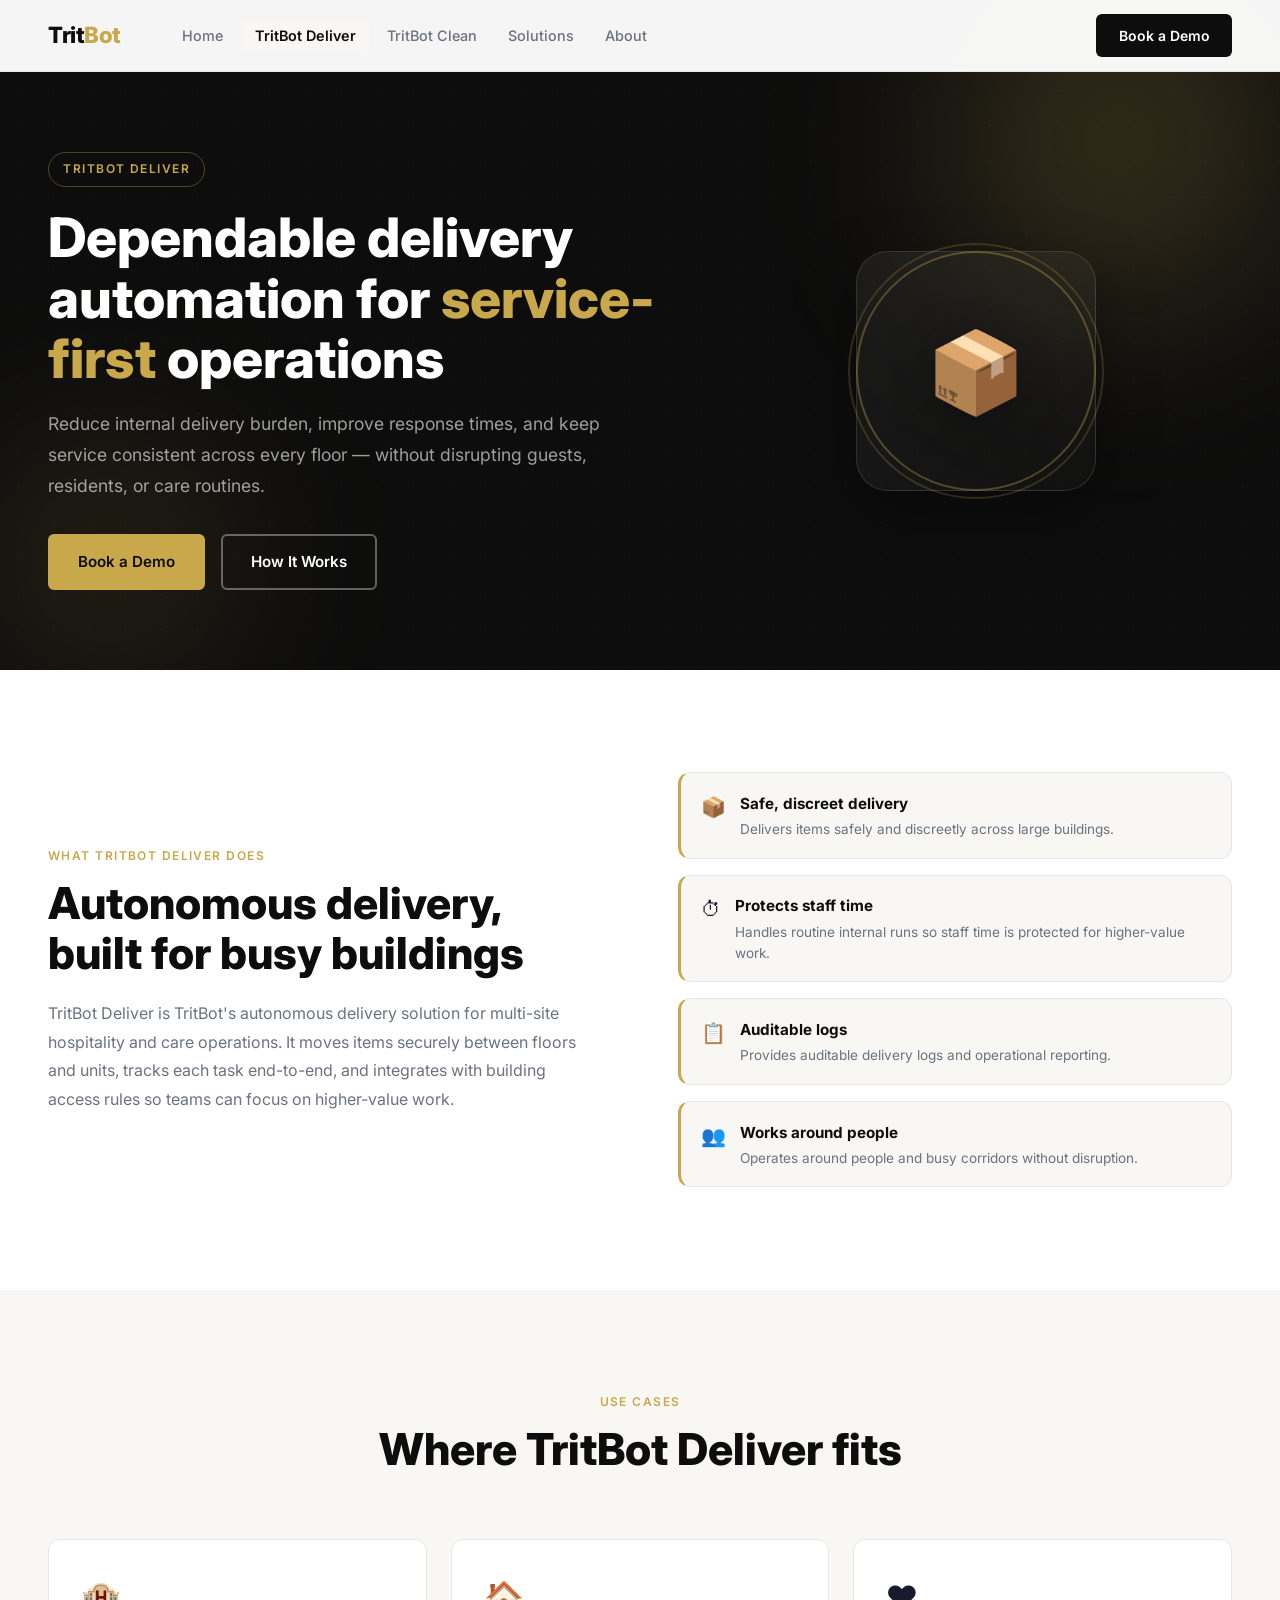
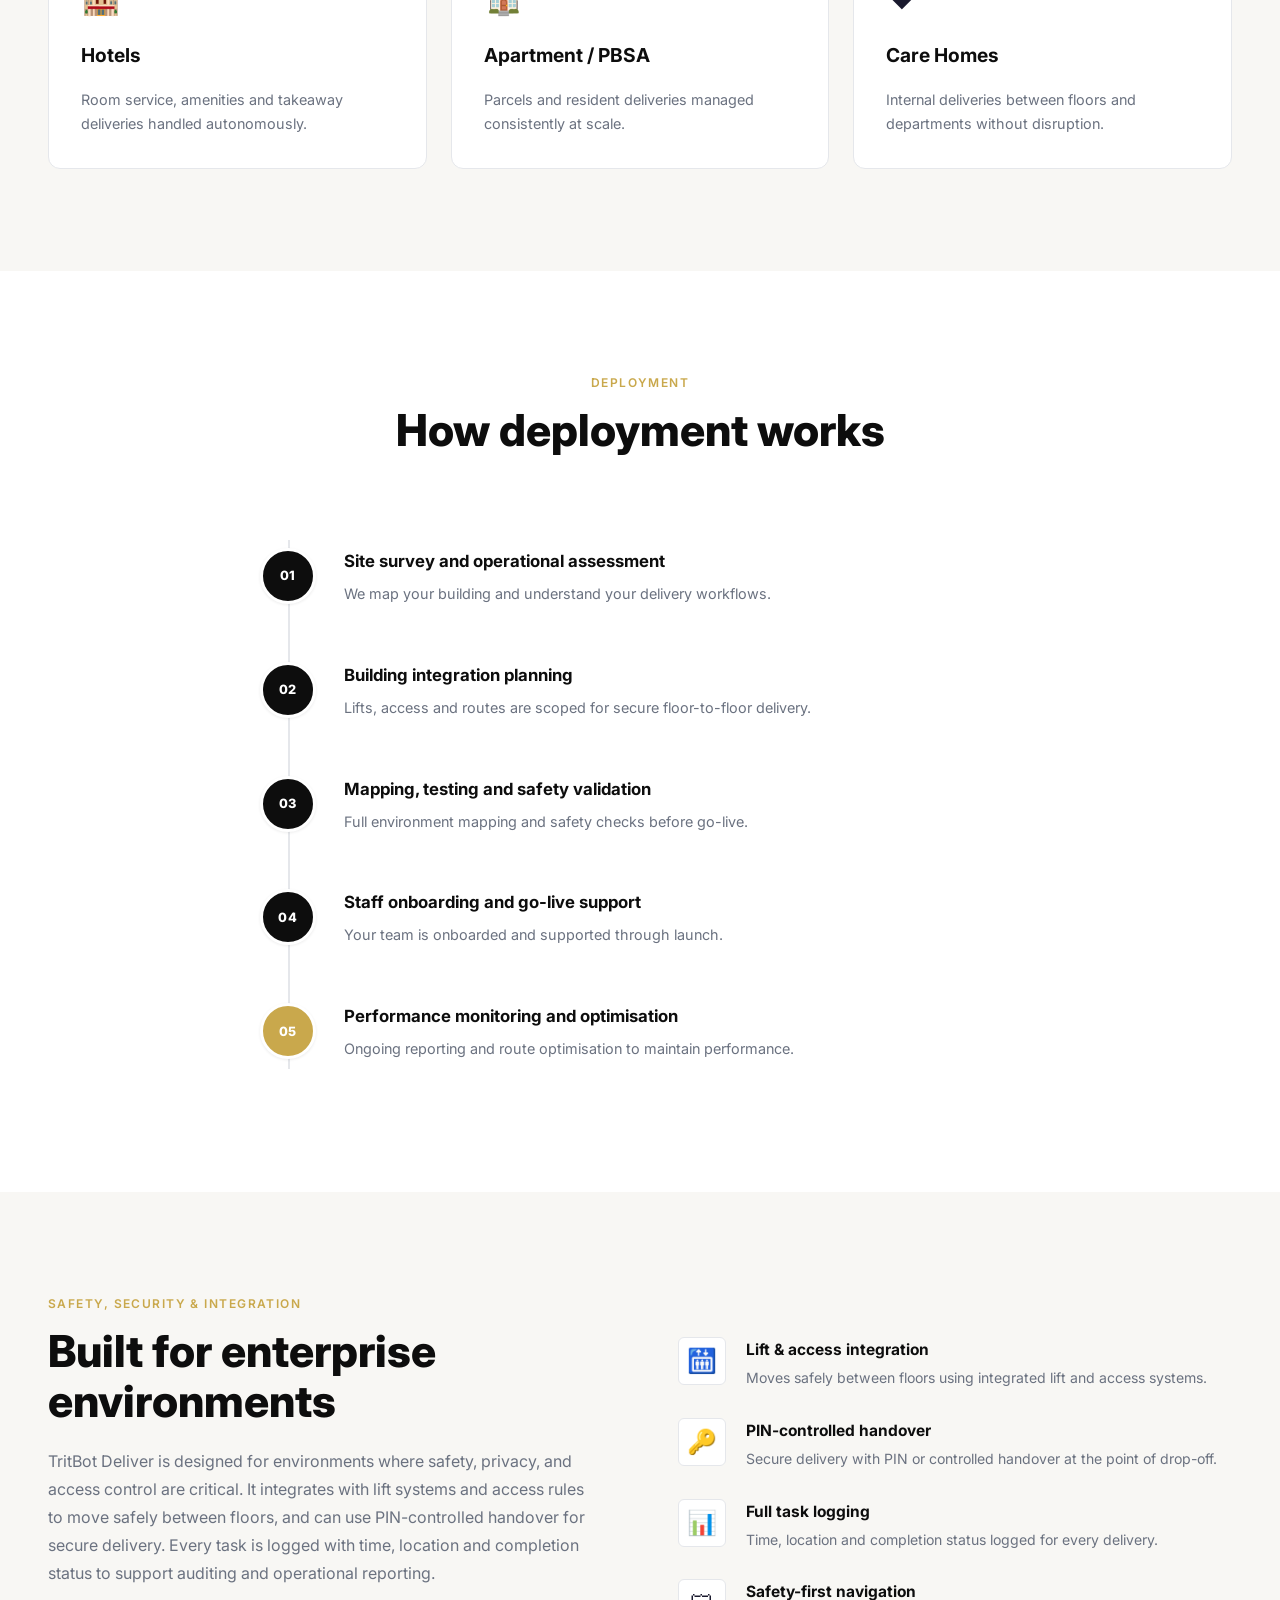
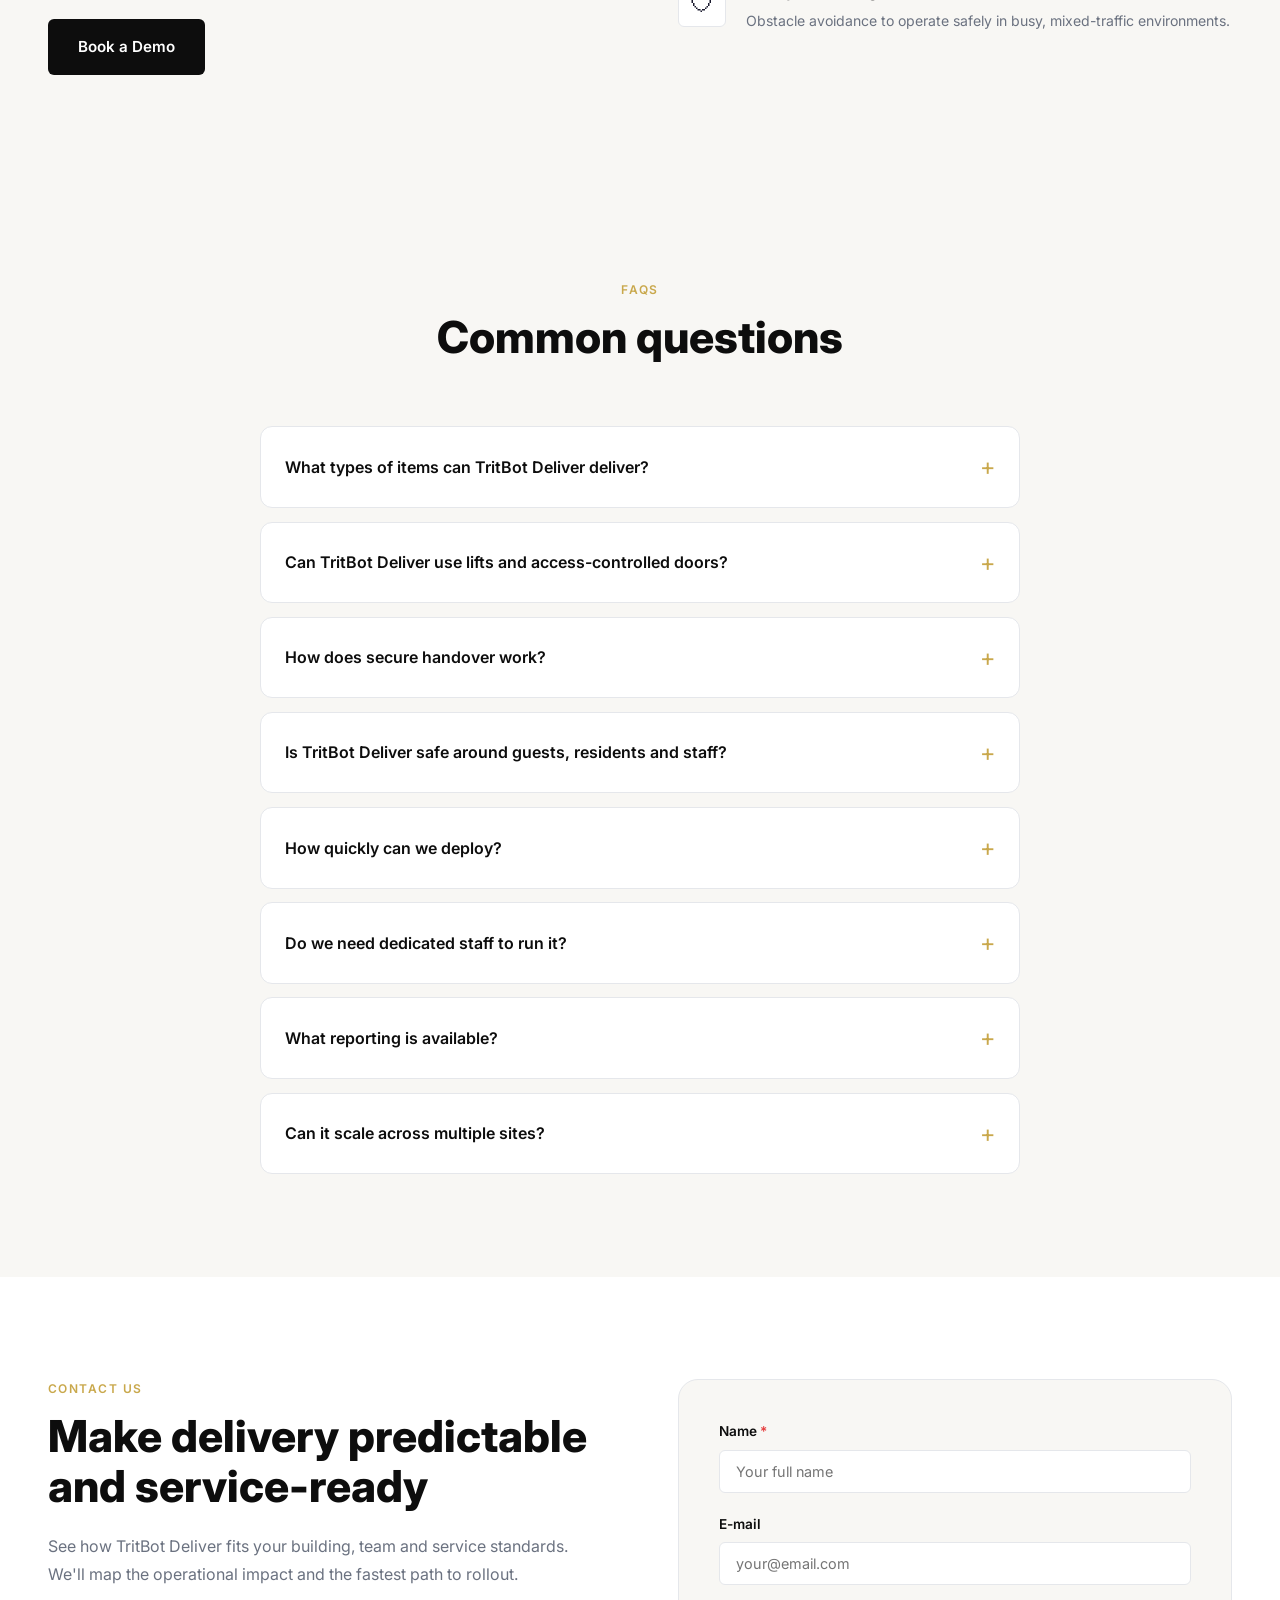
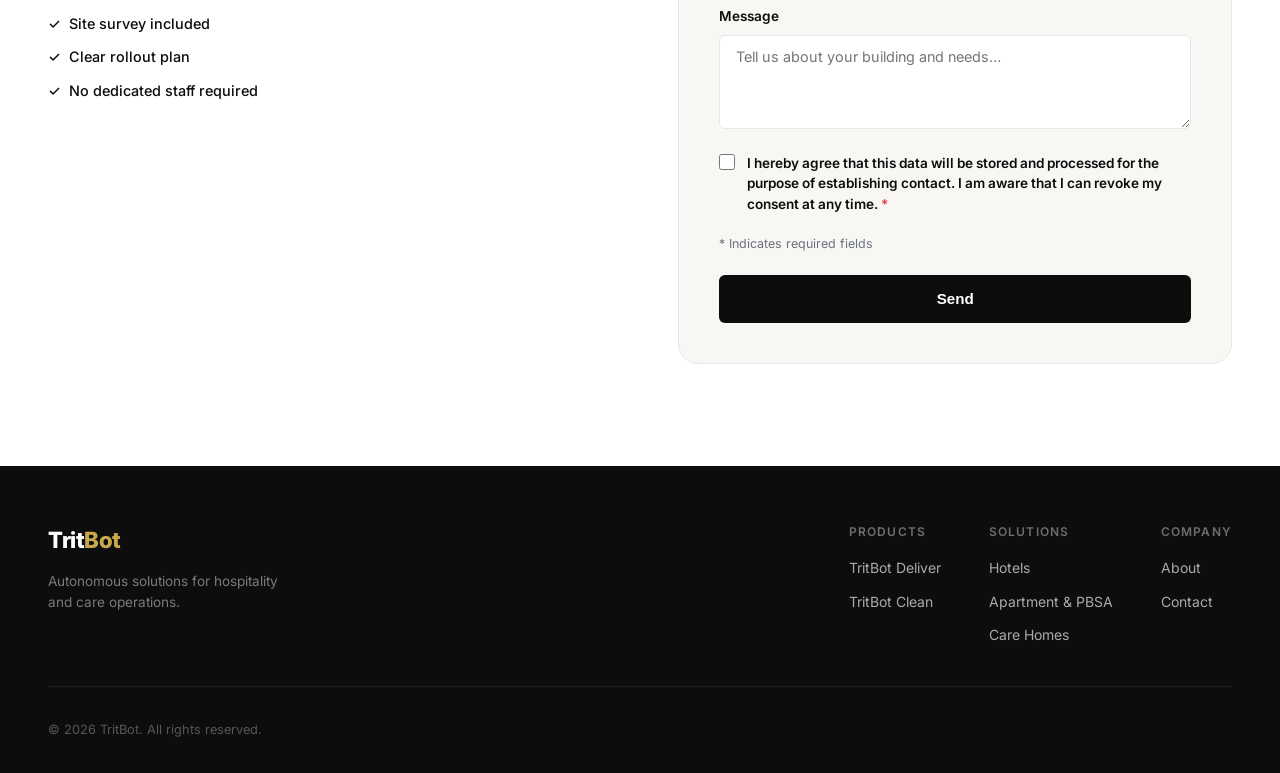
<file: deliver.html>
<!DOCTYPE html>
<html lang="en">
<head>
  <meta charset="UTF-8" />
  <meta name="viewport" content="width=device-width, initial-scale=1.0" />
  <title>TritBot Deliver – Dependable Delivery Automation</title>
  <link rel="stylesheet" href="css/style.css" />
  <link rel="preconnect" href="https://fonts.googleapis.com" />
  <link href="https://fonts.googleapis.com/css2?family=Inter:wght@300;400;500;600;700;800&display=swap" rel="stylesheet" />
</head>
<body>

  <!-- ===== NAVIGATION ===== -->
  <header class="nav-header">
    <nav class="nav-container">
      <a href="index.html" class="nav-logo">
        <span class="logo-trit">Trit</span><span class="logo-bot">Bot</span>
      </a>
      <ul class="nav-links">
        <li><a href="index.html" class="nav-link">Home</a></li>
        <li><a href="deliver.html" class="nav-link active">TritBot Deliver</a></li>
        <li><a href="clean.html" class="nav-link">TritBot Clean</a></li>
        <li><a href="solutions.html" class="nav-link">Solutions</a></li>
        <li><a href="about.html" class="nav-link">About</a></li>
      </ul>
      <a href="#contact" class="nav-cta">Book a Demo</a>
      <button class="nav-toggle" aria-label="Toggle navigation">
        <span></span><span></span><span></span>
      </button>
    </nav>
  </header>

  <!-- ===== PAGE HERO ===== -->
  <section class="page-hero">
    <div class="hero-bg">
      <div class="hero-orb orb-1"></div>
      <div class="hero-orb orb-2"></div>
      <div class="hero-grid-overlay"></div>
    </div>
    <div class="container">
      <div class="page-hero-inner">
        <div class="page-hero-text">
          <span class="page-hero-eyebrow">TritBot Deliver</span>
          <h1 class="page-hero-title">
            Dependable delivery automation for <span class="accent">service-first</span> operations
          </h1>
          <p class="page-hero-sub">
            Reduce internal delivery burden, improve response times, and keep
            service consistent across every floor — without disrupting guests,
            residents, or care routines.
          </p>
          <div class="page-hero-actions">
            <a href="#contact" class="btn btn-gold">Book a Demo</a>
            <a href="#how" class="btn btn-outline-light">How It Works</a>
          </div>
        </div>
        <div class="page-hero-visual">
          <div class="hero-icon-tile">
            <div class="core-pulse"></div>
            <span class="tile-icon">&#x1F4E6;</span>
          </div>
        </div>
      </div>
    </div>
  </section>

  <!-- ===== WHAT IT DOES ===== -->
  <section class="intro">
    <div class="container">
      <div class="intro-split">
        <div>
          <p class="section-eyebrow">What TritBot Deliver Does</p>
          <h2 class="section-title">Autonomous delivery, built for busy buildings</h2>
          <p class="intro-body">
            TritBot Deliver is TritBot's autonomous delivery solution for
            multi-site hospitality and care operations. It moves items securely
            between floors and units, tracks each task end-to-end, and integrates
            with building access rules so teams can focus on higher-value work.
          </p>
        </div>
        <div class="checklist">
          <div class="checklist-item">
            <span class="ci-icon">&#x1F4E6;</span>
            <div><h4>Safe, discreet delivery</h4><p>Delivers items safely and discreetly across large buildings.</p></div>
          </div>
          <div class="checklist-item">
            <span class="ci-icon">&#x23F1;</span>
            <div><h4>Protects staff time</h4><p>Handles routine internal runs so staff time is protected for higher-value work.</p></div>
          </div>
          <div class="checklist-item">
            <span class="ci-icon">&#x1F4CB;</span>
            <div><h4>Auditable logs</h4><p>Provides auditable delivery logs and operational reporting.</p></div>
          </div>
          <div class="checklist-item">
            <span class="ci-icon">&#x1F465;</span>
            <div><h4>Works around people</h4><p>Operates around people and busy corridors without disruption.</p></div>
          </div>
        </div>
      </div>
    </div>
  </section>

  <!-- ===== USE CASES ===== -->
  <section class="use-cases">
    <div class="container">
      <div class="section-header">
        <p class="section-eyebrow">Use Cases</p>
        <h2 class="section-title">Where TritBot Deliver fits</h2>
      </div>
      <div class="use-case-grid">
        <div class="use-case-card">
          <div class="use-case-icon">&#x1F3E8;</div>
          <h3 class="use-case-title">Hotels</h3>
          <p class="use-case-desc">Room service, amenities and takeaway deliveries handled autonomously.</p>
        </div>
        <div class="use-case-card">
          <div class="use-case-icon">&#x1F3E0;</div>
          <h3 class="use-case-title">Apartment / PBSA</h3>
          <p class="use-case-desc">Parcels and resident deliveries managed consistently at scale.</p>
        </div>
        <div class="use-case-card">
          <div class="use-case-icon">&#x2665;</div>
          <h3 class="use-case-title">Care Homes</h3>
          <p class="use-case-desc">Internal deliveries between floors and departments without disruption.</p>
        </div>
      </div>
    </div>
  </section>

  <!-- ===== HOW DEPLOYMENT WORKS ===== -->
  <section class="how-it-works" id="how">
    <div class="container">
      <div class="section-header">
        <p class="section-eyebrow">Deployment</p>
        <h2 class="section-title">How deployment works</h2>
      </div>
      <div class="steps-track">
        <div class="step">
          <div class="step-number">01</div>
          <div class="step-body">
            <h4 class="step-title">Site survey and operational assessment</h4>
            <p class="step-desc">We map your building and understand your delivery workflows.</p>
          </div>
        </div>
        <div class="step">
          <div class="step-number">02</div>
          <div class="step-body">
            <h4 class="step-title">Building integration planning</h4>
            <p class="step-desc">Lifts, access and routes are scoped for secure floor-to-floor delivery.</p>
          </div>
        </div>
        <div class="step">
          <div class="step-number">03</div>
          <div class="step-body">
            <h4 class="step-title">Mapping, testing and safety validation</h4>
            <p class="step-desc">Full environment mapping and safety checks before go-live.</p>
          </div>
        </div>
        <div class="step">
          <div class="step-number">04</div>
          <div class="step-body">
            <h4 class="step-title">Staff onboarding and go-live support</h4>
            <p class="step-desc">Your team is onboarded and supported through launch.</p>
          </div>
        </div>
        <div class="step">
          <div class="step-number">05</div>
          <div class="step-body">
            <h4 class="step-title">Performance monitoring and optimisation</h4>
            <p class="step-desc">Ongoing reporting and route optimisation to maintain performance.</p>
          </div>
        </div>
      </div>
    </div>
  </section>

  <!-- ===== SAFETY & SECURITY ===== -->
  <section class="why-tritbot">
    <div class="container">
      <div class="why-split">
        <div class="why-left">
          <p class="section-eyebrow">Safety, Security &amp; Integration</p>
          <h2 class="section-title">Built for enterprise environments</h2>
          <p class="why-body">
            TritBot Deliver is designed for environments where safety, privacy,
            and access control are critical. It integrates with lift systems and
            access rules to move safely between floors, and can use PIN-controlled
            handover for secure delivery. Every task is logged with time, location
            and completion status to support auditing and operational reporting.
          </p>
          <a href="#contact" class="btn btn-primary">Book a Demo</a>
        </div>
        <div class="why-right">
          <div class="feature-list">
            <div class="feature-item">
              <div class="feature-icon">&#x1F6D7;</div>
              <div class="feature-body"><h4>Lift &amp; access integration</h4><p>Moves safely between floors using integrated lift and access systems.</p></div>
            </div>
            <div class="feature-item">
              <div class="feature-icon">&#x1F511;</div>
              <div class="feature-body"><h4>PIN-controlled handover</h4><p>Secure delivery with PIN or controlled handover at the point of drop-off.</p></div>
            </div>
            <div class="feature-item">
              <div class="feature-icon">&#x1F4CA;</div>
              <div class="feature-body"><h4>Full task logging</h4><p>Time, location and completion status logged for every delivery.</p></div>
            </div>
            <div class="feature-item">
              <div class="feature-icon">&#x1F6E1;</div>
              <div class="feature-body"><h4>Safety-first navigation</h4><p>Obstacle avoidance to operate safely in busy, mixed-traffic environments.</p></div>
            </div>
          </div>
        </div>
      </div>
    </div>
  </section>

  <!-- ===== FAQ ===== -->
  <section class="faq">
    <div class="container">
      <div class="section-header">
        <p class="section-eyebrow">FAQs</p>
        <h2 class="section-title">Common questions</h2>
      </div>
      <div class="faq-list">
        <details class="faq-item">
          <summary>What types of items can TritBot Deliver deliver?</summary>
          <div class="faq-answer">Deliver is used for common internal deliveries such as amenities, linen, parcels and supplies, depending on your operating policies.</div>
        </details>
        <details class="faq-item">
          <summary>Can TritBot Deliver use lifts and access-controlled doors?</summary>
          <div class="faq-answer">Yes. TritBot Deliver integrates with lifts and access systems as part of deployment, enabling secure floor-to-floor delivery.</div>
        </details>
        <details class="faq-item">
          <summary>How does secure handover work?</summary>
          <div class="faq-answer">Deliveries can be configured with PIN or controlled handover, with full logging for audit trails.</div>
        </details>
        <details class="faq-item">
          <summary>Is TritBot Deliver safe around guests, residents and staff?</summary>
          <div class="faq-answer">Yes. TritBot Deliver uses safety-first navigation and obstacle avoidance to operate in busy environments.</div>
        </details>
        <details class="faq-item">
          <summary>How quickly can we deploy?</summary>
          <div class="faq-answer">Deployment timing depends on building size and integration requirements. TritBot completes a site survey and provides a clear rollout plan.</div>
        </details>
        <details class="faq-item">
          <summary>Do we need dedicated staff to run it?</summary>
          <div class="faq-answer">No. Deliver is designed to reduce staff load, with TritBot handling setup, monitoring and support.</div>
        </details>
        <details class="faq-item">
          <summary>What reporting is available?</summary>
          <div class="faq-answer">You receive delivery logs and operational reporting to support performance reviews and process improvements.</div>
        </details>
        <details class="faq-item">
          <summary>Can it scale across multiple sites?</summary>
          <div class="faq-answer">Yes. Deliver is designed for multi-site rollouts with consistent standards and central oversight.</div>
        </details>
      </div>
    </div>
  </section>

  <!-- ===== CONTACT ===== -->
  <section class="contact" id="contact">
    <div class="container">
      <div class="contact-split">
        <div class="contact-left">
          <p class="section-eyebrow">Contact Us</p>
          <h2 class="section-title">Make delivery predictable and service-ready</h2>
          <p class="contact-body">
            See how TritBot Deliver fits your building, team and service standards.
            We'll map the operational impact and the fastest path to rollout.
          </p>
          <div class="contact-details">
            <p>&#x2713;&nbsp; Site survey included</p>
            <p>&#x2713;&nbsp; Clear rollout plan</p>
            <p>&#x2713;&nbsp; No dedicated staff required</p>
          </div>
        </div>
        <div class="contact-right">
          <form class="contact-form">
            <div class="form-group">
              <label for="name">Name <span class="required">*</span></label>
              <input type="text" id="name" name="name" placeholder="Your full name" required />
            </div>
            <div class="form-group">
              <label for="email">E-mail</label>
              <input type="email" id="email" name="email" placeholder="your@email.com" />
            </div>
            <div class="form-group">
              <label for="message">Message</label>
              <textarea id="message" name="message" rows="4" placeholder="Tell us about your building and needs…"></textarea>
            </div>
            <div class="form-group form-consent">
              <label class="checkbox-label">
                <input type="checkbox" required />
                <span>I hereby agree that this data will be stored and processed for the purpose of establishing contact. I am aware that I can revoke my consent at any time. <span class="required">*</span></span>
              </label>
            </div>
            <p style="font-size:.78rem;color:var(--color-text-muted)">* Indicates required fields</p>
            <button type="submit" class="btn btn-primary btn-full">Send</button>
          </form>
        </div>
      </div>
    </div>
  </section>

  <!-- ===== FOOTER ===== -->
  <footer class="footer">
    <div class="container">
      <div class="footer-top">
        <div class="footer-brand">
          <a href="index.html" class="nav-logo"><span class="logo-trit">Trit</span><span class="logo-bot">Bot</span></a>
          <p class="footer-tagline">Autonomous solutions for hospitality and care operations.</p>
        </div>
        <div class="footer-links-group">
          <div class="footer-col">
            <h5>Products</h5>
            <a href="deliver.html">TritBot Deliver</a>
            <a href="clean.html">TritBot Clean</a>
          </div>
          <div class="footer-col">
            <h5>Solutions</h5>
            <a href="solutions.html">Hotels</a>
            <a href="solutions.html">Apartment &amp; PBSA</a>
            <a href="solutions.html">Care Homes</a>
          </div>
          <div class="footer-col">
            <h5>Company</h5>
            <a href="about.html">About</a>
            <a href="#contact">Contact</a>
          </div>
        </div>
      </div>
      <div class="footer-bottom"><p>&copy; 2026 TritBot. All rights reserved.</p></div>
    </div>
  </footer>

  <script src="js/main.js"></script>
</body>
</html>
</file>
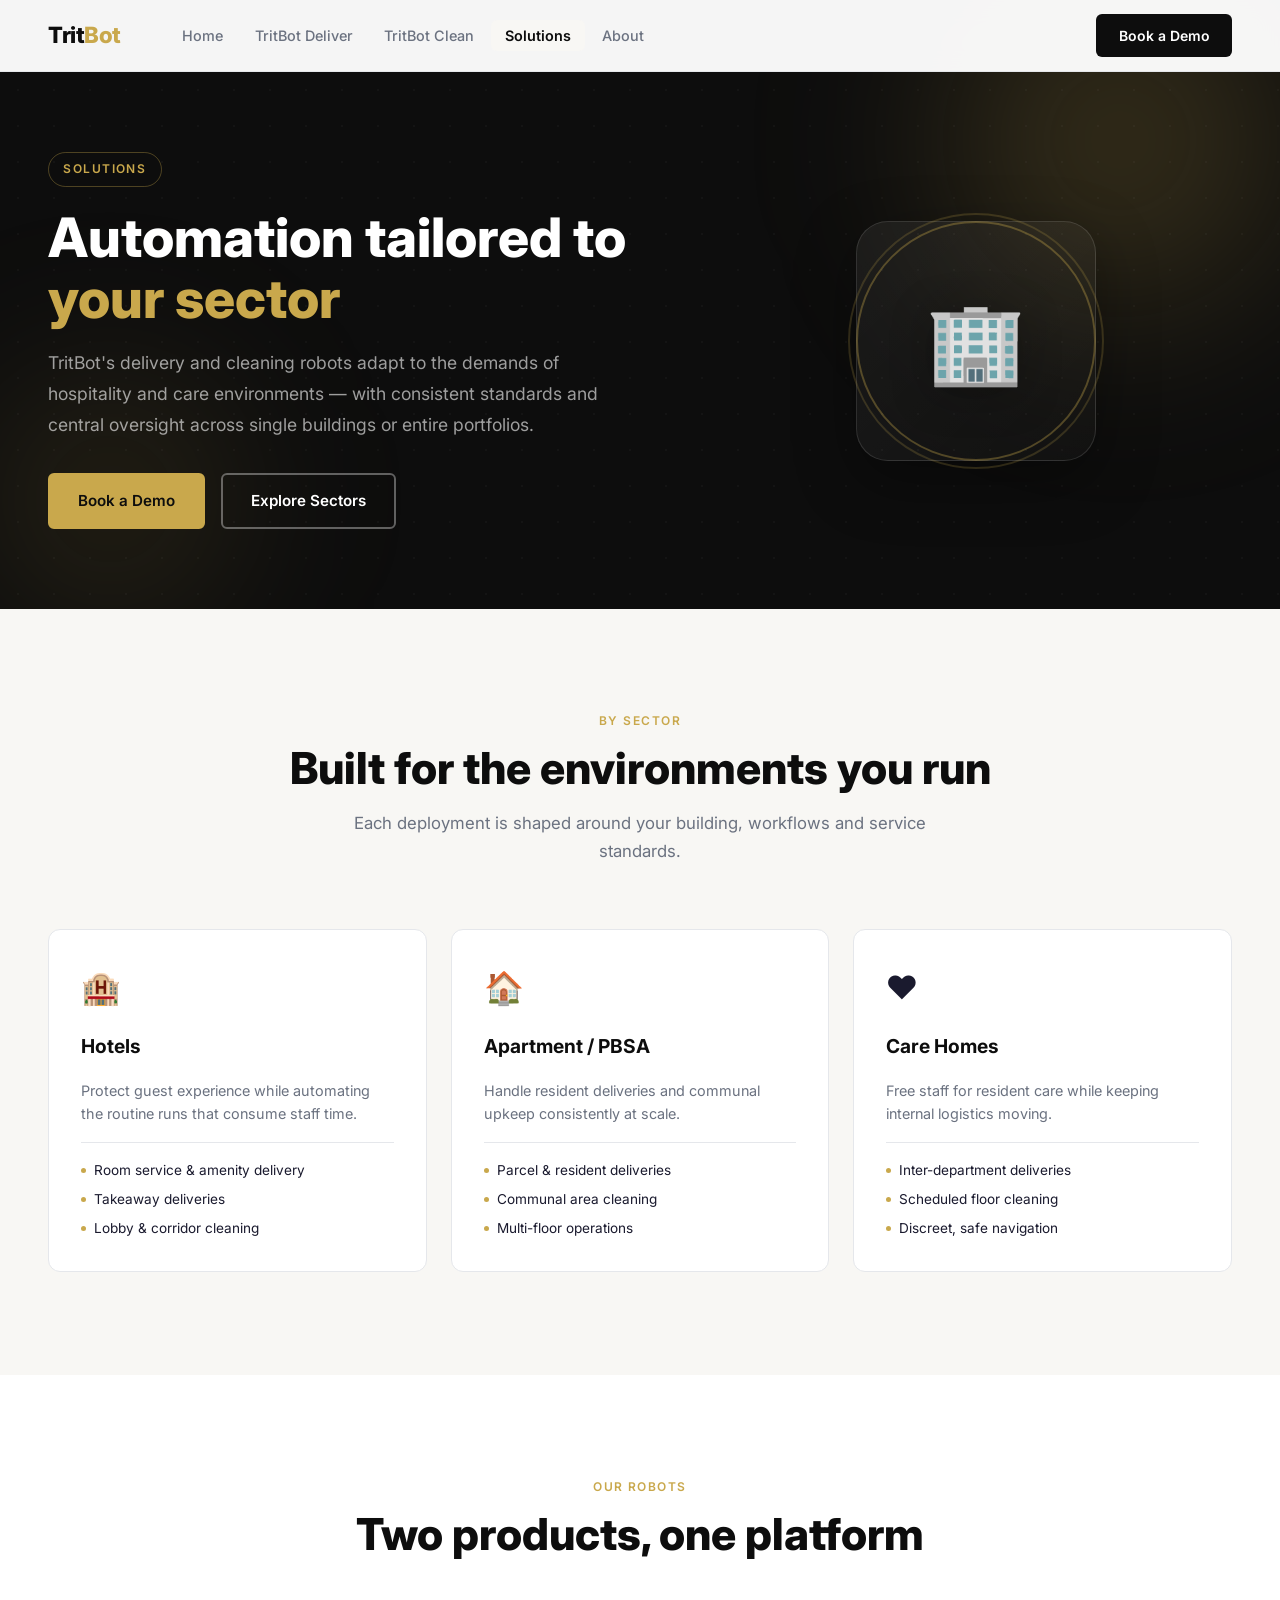
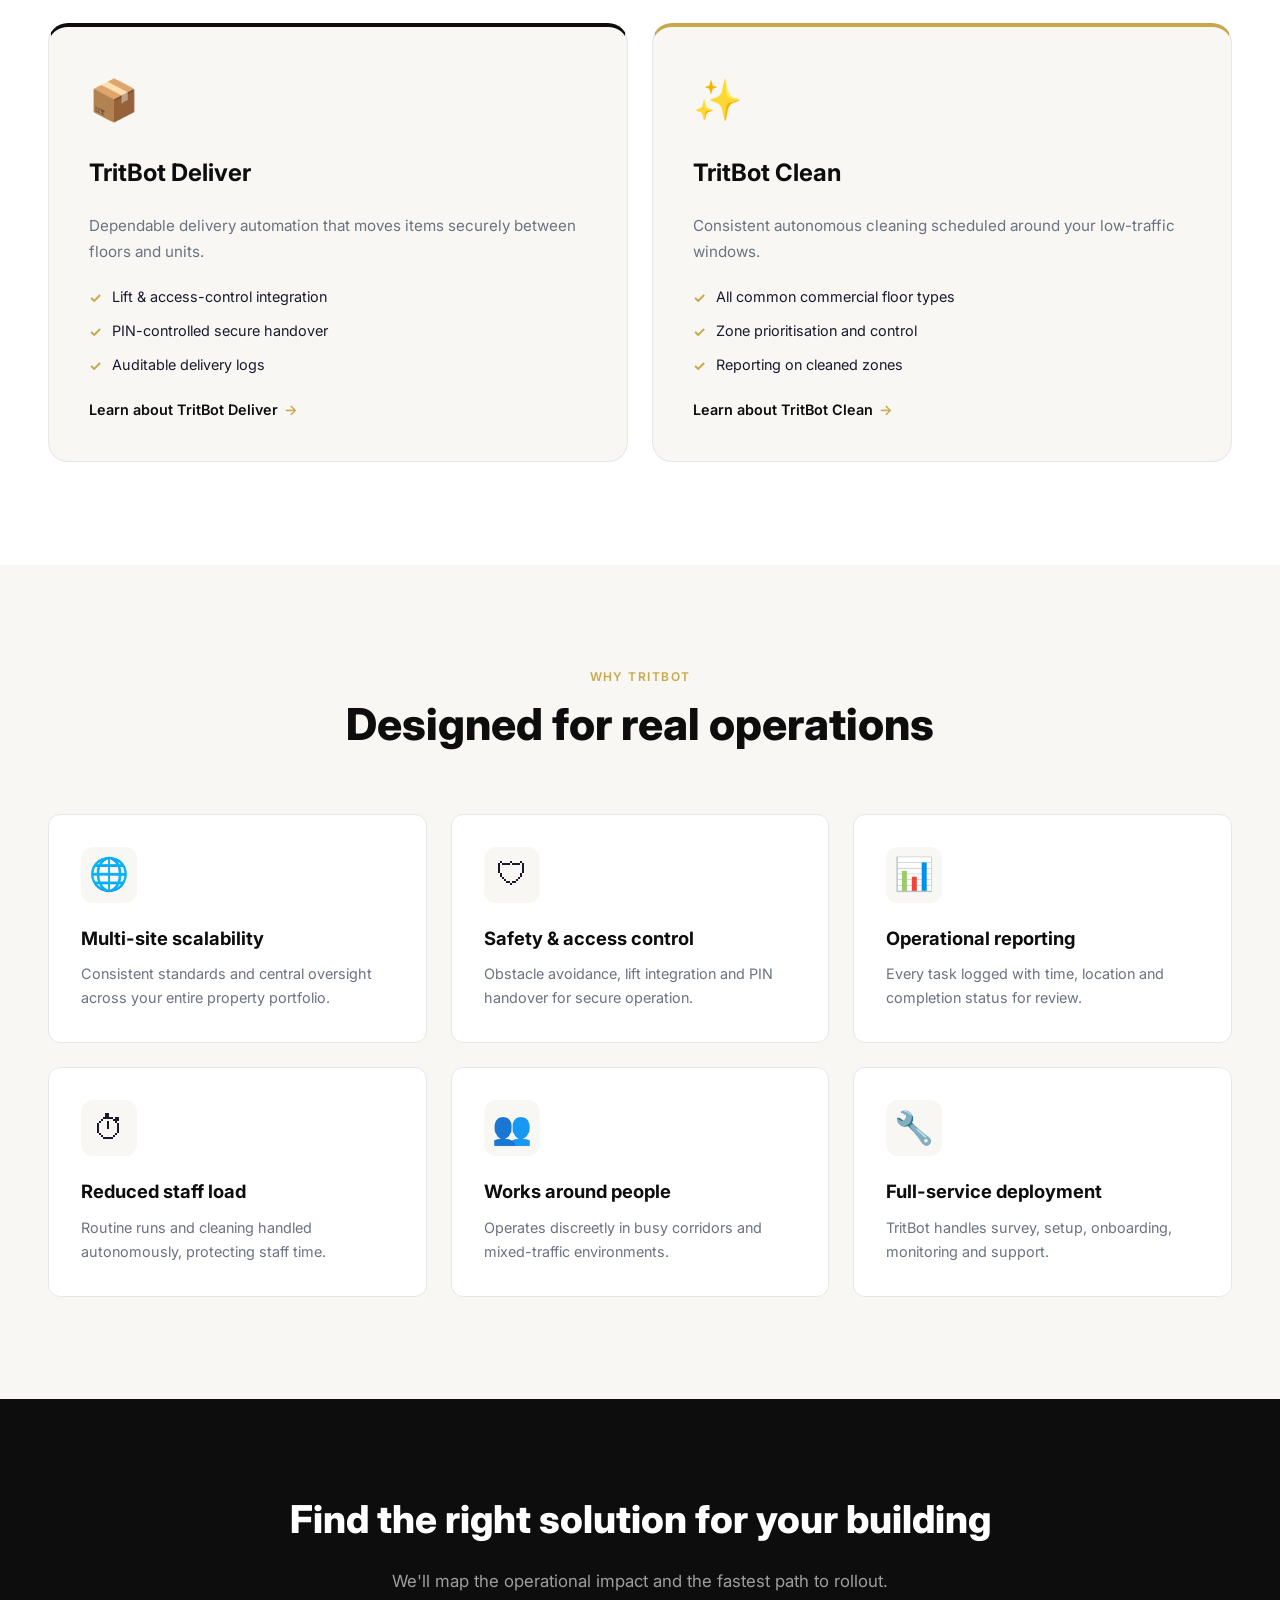
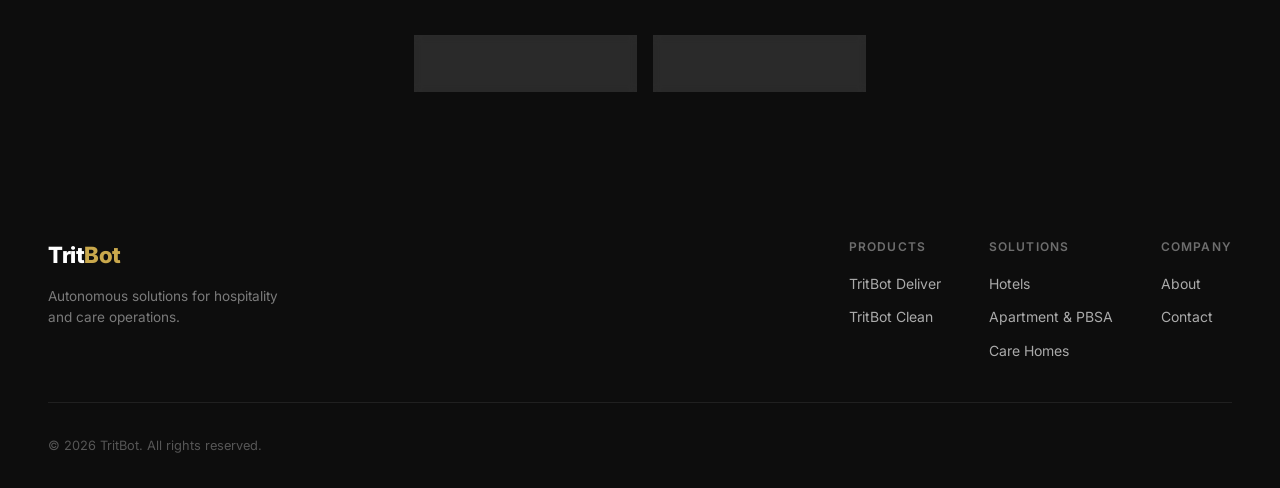
<file: solutions.html>
<!DOCTYPE html>
<html lang="en">
<head>
  <meta charset="UTF-8" />
  <meta name="viewport" content="width=device-width, initial-scale=1.0" />
  <title>Solutions – TritBot for Hospitality &amp; Care</title>
  <link rel="stylesheet" href="css/style.css" />
  <link rel="preconnect" href="https://fonts.googleapis.com" />
  <link href="https://fonts.googleapis.com/css2?family=Inter:wght@300;400;500;600;700;800&display=swap" rel="stylesheet" />
</head>
<body>

  <!-- ===== NAVIGATION ===== -->
  <header class="nav-header">
    <nav class="nav-container">
      <a href="index.html" class="nav-logo">
        <span class="logo-trit">Trit</span><span class="logo-bot">Bot</span>
      </a>
      <ul class="nav-links">
        <li><a href="index.html" class="nav-link">Home</a></li>
        <li><a href="deliver.html" class="nav-link">TritBot Deliver</a></li>
        <li><a href="clean.html" class="nav-link">TritBot Clean</a></li>
        <li><a href="solutions.html" class="nav-link active">Solutions</a></li>
        <li><a href="about.html" class="nav-link">About</a></li>
      </ul>
      <a href="#contact" class="nav-cta">Book a Demo</a>
      <button class="nav-toggle" aria-label="Toggle navigation">
        <span></span><span></span><span></span>
      </button>
    </nav>
  </header>

  <!-- ===== PAGE HERO ===== -->
  <section class="page-hero">
    <div class="hero-bg">
      <div class="hero-orb orb-1"></div>
      <div class="hero-orb orb-2"></div>
      <div class="hero-grid-overlay"></div>
    </div>
    <div class="container">
      <div class="page-hero-inner">
        <div class="page-hero-text">
          <span class="page-hero-eyebrow">Solutions</span>
          <h1 class="page-hero-title">
            Automation tailored to <span class="accent">your sector</span>
          </h1>
          <p class="page-hero-sub">
            TritBot's delivery and cleaning robots adapt to the demands of
            hospitality and care environments — with consistent standards and
            central oversight across single buildings or entire portfolios.
          </p>
          <div class="page-hero-actions">
            <a href="#contact" class="btn btn-gold">Book a Demo</a>
            <a href="#sectors" class="btn btn-outline-light">Explore Sectors</a>
          </div>
        </div>
        <div class="page-hero-visual">
          <div class="hero-icon-tile">
            <div class="core-pulse"></div>
            <span class="tile-icon">&#x1F3E2;</span>
          </div>
        </div>
      </div>
    </div>
  </section>

  <!-- ===== SECTORS ===== -->
  <section class="use-cases" id="sectors">
    <div class="container">
      <div class="section-header">
        <p class="section-eyebrow">By Sector</p>
        <h2 class="section-title">Built for the environments you run</h2>
        <p class="section-sub">Each deployment is shaped around your building, workflows and service standards.</p>
      </div>
      <div class="use-case-grid">
        <div class="use-case-card">
          <div class="use-case-icon">&#x1F3E8;</div>
          <h3 class="use-case-title">Hotels</h3>
          <p class="use-case-desc">Protect guest experience while automating the routine runs that consume staff time.</p>
          <ul class="use-case-list">
            <li>Room service &amp; amenity delivery</li>
            <li>Takeaway deliveries</li>
            <li>Lobby &amp; corridor cleaning</li>
          </ul>
        </div>
        <div class="use-case-card">
          <div class="use-case-icon">&#x1F3E0;</div>
          <h3 class="use-case-title">Apartment / PBSA</h3>
          <p class="use-case-desc">Handle resident deliveries and communal upkeep consistently at scale.</p>
          <ul class="use-case-list">
            <li>Parcel &amp; resident deliveries</li>
            <li>Communal area cleaning</li>
            <li>Multi-floor operations</li>
          </ul>
        </div>
        <div class="use-case-card">
          <div class="use-case-icon">&#x2665;</div>
          <h3 class="use-case-title">Care Homes</h3>
          <p class="use-case-desc">Free staff for resident care while keeping internal logistics moving.</p>
          <ul class="use-case-list">
            <li>Inter-department deliveries</li>
            <li>Scheduled floor cleaning</li>
            <li>Discreet, safe navigation</li>
          </ul>
        </div>
      </div>
    </div>
  </section>

  <!-- ===== PRODUCTS RECAP ===== -->
  <section class="products">
    <div class="container">
      <div class="section-header">
        <p class="section-eyebrow">Our Robots</p>
        <h2 class="section-title">Two products, one platform</h2>
      </div>
      <div class="product-cards">
        <div class="product-card product-card--deliver">
          <div class="product-card-icon">&#x1F4E6;</div>
          <h3 class="product-card-title">TritBot Deliver</h3>
          <p class="product-card-desc">Dependable delivery automation that moves items securely between floors and units.</p>
          <ul class="product-features">
            <li>Lift &amp; access-control integration</li>
            <li>PIN-controlled secure handover</li>
            <li>Auditable delivery logs</li>
          </ul>
          <a href="deliver.html" class="product-link">Learn about TritBot Deliver <span class="arrow">&#8594;</span></a>
        </div>
        <div class="product-card product-card--clean">
          <div class="product-card-icon">&#x2728;</div>
          <h3 class="product-card-title">TritBot Clean</h3>
          <p class="product-card-desc">Consistent autonomous cleaning scheduled around your low-traffic windows.</p>
          <ul class="product-features">
            <li>All common commercial floor types</li>
            <li>Zone prioritisation and control</li>
            <li>Reporting on cleaned zones</li>
          </ul>
          <a href="clean.html" class="product-link">Learn about TritBot Clean <span class="arrow">&#8594;</span></a>
        </div>
      </div>
    </div>
  </section>

  <!-- ===== WHY / VALUE ===== -->
  <section class="bg-light section-pad">
    <div class="container">
      <div class="section-header">
        <p class="section-eyebrow">Why TritBot</p>
        <h2 class="section-title">Designed for real operations</h2>
      </div>
      <div class="value-grid">
        <div class="value-card">
          <div class="vc-icon">&#x1F310;</div>
          <h3>Multi-site scalability</h3>
          <p>Consistent standards and central oversight across your entire property portfolio.</p>
        </div>
        <div class="value-card">
          <div class="vc-icon">&#x1F6E1;</div>
          <h3>Safety &amp; access control</h3>
          <p>Obstacle avoidance, lift integration and PIN handover for secure operation.</p>
        </div>
        <div class="value-card">
          <div class="vc-icon">&#x1F4CA;</div>
          <h3>Operational reporting</h3>
          <p>Every task logged with time, location and completion status for review.</p>
        </div>
        <div class="value-card">
          <div class="vc-icon">&#x23F1;</div>
          <h3>Reduced staff load</h3>
          <p>Routine runs and cleaning handled autonomously, protecting staff time.</p>
        </div>
        <div class="value-card">
          <div class="vc-icon">&#x1F465;</div>
          <h3>Works around people</h3>
          <p>Operates discreetly in busy corridors and mixed-traffic environments.</p>
        </div>
        <div class="value-card">
          <div class="vc-icon">&#x1F527;</div>
          <h3>Full-service deployment</h3>
          <p>TritBot handles survey, setup, onboarding, monitoring and support.</p>
        </div>
      </div>
    </div>
  </section>

  <!-- ===== CTA BANNER ===== -->
  <section class="cta-banner" id="contact">
    <div class="container">
      <h2 class="cta-title">Find the right solution for your building</h2>
      <p class="cta-sub">We'll map the operational impact and the fastest path to rollout.</p>
      <div class="cta-actions">
        <a href="deliver.html" class="btn btn-light">Explore TritBot Deliver</a>
        <a href="clean.html" class="btn btn-light">Explore TritBot Clean</a>
      </div>
    </div>
  </section>

  <!-- ===== FOOTER ===== -->
  <footer class="footer">
    <div class="container">
      <div class="footer-top">
        <div class="footer-brand">
          <a href="index.html" class="nav-logo"><span class="logo-trit">Trit</span><span class="logo-bot">Bot</span></a>
          <p class="footer-tagline">Autonomous solutions for hospitality and care operations.</p>
        </div>
        <div class="footer-links-group">
          <div class="footer-col">
            <h5>Products</h5>
            <a href="deliver.html">TritBot Deliver</a>
            <a href="clean.html">TritBot Clean</a>
          </div>
          <div class="footer-col">
            <h5>Solutions</h5>
            <a href="solutions.html">Hotels</a>
            <a href="solutions.html">Apartment &amp; PBSA</a>
            <a href="solutions.html">Care Homes</a>
          </div>
          <div class="footer-col">
            <h5>Company</h5>
            <a href="about.html">About</a>
            <a href="solutions.html#contact">Contact</a>
          </div>
        </div>
      </div>
      <div class="footer-bottom"><p>&copy; 2026 TritBot. All rights reserved.</p></div>
    </div>
  </footer>

  <script src="js/main.js"></script>
</body>
</html>
</file>
<file: css/style.css>
/* ===== RESET & BASE ===== */
*, *::before, *::after { box-sizing: border-box; margin: 0; padding: 0; }

:root {
  --color-dark:       #0d0d0d;
  --color-dark-2:     #1a1a1a;
  --color-dark-3:     #2a2a2a;
  --color-accent:     #c9a84c;       /* gold / amber */
  --color-accent-2:   #e8c76a;
  --color-light:      #f8f7f4;
  --color-white:      #ffffff;
  --color-text:       #1a1a2e;
  --color-text-muted: #6b7280;
  --color-border:     #e5e7eb;

  --font-base: 'Inter', system-ui, -apple-system, sans-serif;

  --radius-sm:  6px;
  --radius-md:  12px;
  --radius-lg:  20px;
  --radius-xl:  32px;

  --shadow-sm: 0 1px 3px rgba(0,0,0,.08);
  --shadow-md: 0 4px 16px rgba(0,0,0,.10);
  --shadow-lg: 0 12px 40px rgba(0,0,0,.14);

  --nav-h: 72px;
  --max-w: 1200px;
  --gap:   clamp(1.5rem, 4vw, 3rem);
}

html { scroll-behavior: smooth; }

body {
  font-family: var(--font-base);
  color: var(--color-text);
  background: var(--color-white);
  line-height: 1.65;
  -webkit-font-smoothing: antialiased;
}

img { display: block; max-width: 100%; }

a { text-decoration: none; color: inherit; }

ul { list-style: none; }

.container {
  width: min(var(--max-w), 100% - 2 * var(--gap));
  margin-inline: auto;
}

/* ===== TYPOGRAPHY ===== */
.section-eyebrow {
  font-size: .75rem;
  font-weight: 600;
  letter-spacing: .12em;
  text-transform: uppercase;
  color: var(--color-accent);
  margin-bottom: .75rem;
}

.section-title {
  font-size: clamp(1.75rem, 3.5vw, 2.75rem);
  font-weight: 800;
  line-height: 1.15;
  color: var(--color-dark);
}

.section-sub {
  margin-top: 1rem;
  font-size: 1.05rem;
  color: var(--color-text-muted);
  max-width: 56ch;
}

.section-header {
  text-align: center;
  margin-bottom: clamp(2.5rem, 5vw, 4rem);
}

.section-header .section-sub { margin-inline: auto; }

/* ===== BUTTONS ===== */
.btn {
  display: inline-flex;
  align-items: center;
  gap: .5rem;
  padding: .85rem 1.75rem;
  border-radius: var(--radius-sm);
  font-size: .95rem;
  font-weight: 600;
  transition: all .2s ease;
  cursor: pointer;
  border: 2px solid transparent;
}

.btn-primary {
  background: var(--color-dark);
  color: var(--color-white);
}
.btn-primary:hover { background: var(--color-dark-3); transform: translateY(-1px); box-shadow: var(--shadow-md); }

.btn-secondary {
  background: transparent;
  color: var(--color-dark);
  border-color: var(--color-dark);
}
.btn-secondary:hover { background: var(--color-dark); color: var(--color-white); transform: translateY(-1px); }

.btn-light {
  background: rgba(255,255,255,.12);
  color: var(--color-white);
  border-color: rgba(255,255,255,.3);
  backdrop-filter: blur(4px);
}
.btn-light:hover { background: rgba(255,255,255,.22); transform: translateY(-1px); }

.btn-full { width: 100%; justify-content: center; }

/* ===== NAVIGATION ===== */
.nav-header {
  position: fixed;
  top: 0; left: 0; right: 0;
  z-index: 100;
  height: var(--nav-h);
  background: rgba(255,255,255,.96);
  backdrop-filter: blur(12px);
  border-bottom: 1px solid var(--color-border);
}

.nav-container {
  display: flex;
  align-items: center;
  gap: 2rem;
  height: 100%;
  width: min(var(--max-w), 100% - 2 * var(--gap));
  margin-inline: auto;
}

.nav-logo {
  font-size: 1.4rem;
  font-weight: 800;
  letter-spacing: -.02em;
  flex-shrink: 0;
}
.logo-trit { color: var(--color-dark); }
.logo-bot  { color: var(--color-accent); }

.nav-links {
  display: flex;
  gap: .25rem;
  margin-left: 1rem;
}

.nav-link {
  padding: .45rem .85rem;
  border-radius: var(--radius-sm);
  font-size: .9rem;
  font-weight: 500;
  color: var(--color-text-muted);
  transition: color .15s, background .15s;
}
.nav-link:hover, .nav-link.active {
  color: var(--color-dark);
  background: var(--color-light);
}
.nav-link.active { font-weight: 600; }

.nav-cta {
  margin-left: auto;
  padding: .6rem 1.4rem;
  background: var(--color-dark);
  color: var(--color-white);
  border-radius: var(--radius-sm);
  font-size: .875rem;
  font-weight: 600;
  flex-shrink: 0;
  transition: background .2s;
}
.nav-cta:hover { background: var(--color-accent); }

.nav-toggle {
  display: none;
  flex-direction: column;
  gap: 5px;
  background: none;
  border: none;
  cursor: pointer;
  padding: .5rem;
  margin-left: auto;
}
.nav-toggle span {
  display: block;
  width: 22px;
  height: 2px;
  background: var(--color-dark);
  border-radius: 2px;
  transition: all .2s;
}

/* ===== HERO ===== */

/* --- Keyframe animations --- */
@keyframes float-a {
  0%, 100% { transform: translateY(0px); }
  50%       { transform: translateY(-14px); }
}
@keyframes float-b {
  0%, 100% { transform: translateY(0px); }
  50%       { transform: translateY(-10px); }
}
@keyframes float-c {
  0%, 100% { transform: translateY(0px); }
  50%       { transform: translateY(-8px); }
}
@keyframes orbit-cw {
  from { transform: rotate(0deg); }
  to   { transform: rotate(360deg); }
}
@keyframes orbit-ccw {
  from { transform: rotate(0deg); }
  to   { transform: rotate(-360deg); }
}
@keyframes traveller-spin-cw {
  from { transform: rotate(0deg); }
  to   { transform: rotate(-360deg); }
}
@keyframes traveller-spin-ccw {
  from { transform: rotate(0deg); }
  to   { transform: rotate(360deg); }
}
@keyframes pulse-ring {
  0%   { transform: scale(.85); opacity: .7; }
  60%  { transform: scale(1.25); opacity: 0; }
  100% { transform: scale(.85); opacity: 0; }
}
@keyframes fadeInUp {
  from { opacity: 0; transform: translateY(28px); }
  to   { opacity: 1; transform: translateY(0); }
}
@keyframes fadeIn {
  from { opacity: 0; }
  to   { opacity: 1; }
}
@keyframes orb-drift {
  0%, 100% { transform: translate(0, 0) scale(1); }
  33%       { transform: translate(30px, -20px) scale(1.08); }
  66%       { transform: translate(-20px, 15px) scale(.95); }
}

/* --- Full-width hero wrapper --- */
.hero-section {
  position: relative;
  background: var(--color-dark);
  overflow: hidden;
  min-height: 100vh;
}

/* Background decoration */
.hero-bg { position: absolute; inset: 0; pointer-events: none; z-index: 0; }

.hero-orb {
  position: absolute;
  border-radius: 50%;
  filter: blur(80px);
  animation: orb-drift 12s ease-in-out infinite;
}
.orb-1 {
  width: 520px; height: 520px;
  top: -120px; right: -100px;
  background: radial-gradient(circle, rgba(201,168,76,.28) 0%, transparent 70%);
  animation-delay: 0s;
}
.orb-2 {
  width: 380px; height: 380px;
  bottom: -80px; left: -80px;
  background: radial-gradient(circle, rgba(201,168,76,.18) 0%, transparent 70%);
  animation-delay: 4s;
}
.orb-3 {
  width: 260px; height: 260px;
  top: 50%; left: 40%;
  background: radial-gradient(circle, rgba(255,255,255,.04) 0%, transparent 70%);
  animation-delay: 8s;
}

.hero-grid-overlay {
  position: absolute; inset: 0;
  background-image:
    radial-gradient(circle, rgba(255,255,255,.06) 1px, transparent 1px);
  background-size: 36px 36px;
  opacity: .5;
}

/* --- Inner hero grid --- */
.hero {
  position: relative;
  z-index: 1;
  padding-top: calc(var(--nav-h) + 5rem);
  padding-bottom: 5rem;
  display: grid;
  grid-template-columns: 1fr 1fr;
  align-items: center;
  gap: var(--gap);
  width: min(var(--max-w), 100% - 2 * var(--gap));
  margin-inline: auto;
  min-height: 100vh;
}

/* --- Hero text --- */
.hero-content {
  animation: fadeInUp .7s ease both;
}

.hero-eyebrow {
  font-size: .78rem;
  font-weight: 600;
  letter-spacing: .12em;
  text-transform: uppercase;
  color: var(--color-accent);
  margin-bottom: 1rem;
}

.hero-headline {
  font-size: clamp(2.4rem, 5vw, 4rem);
  font-weight: 800;
  line-height: 1.1;
  color: var(--color-white);
  margin-bottom: 1.25rem;
  animation: fadeInUp .7s .15s ease both;
}

.hero-sub {
  font-size: 1.05rem;
  color: rgba(255,255,255,.6);
  max-width: 46ch;
  margin-bottom: 2rem;
  line-height: 1.75;
  animation: fadeInUp .7s .3s ease both;
}

.hero-actions {
  display: flex;
  gap: 1rem;
  flex-wrap: wrap;
  animation: fadeInUp .7s .45s ease both;
}

/* Gold CTA button (for dark backgrounds) */
.btn-gold {
  background: var(--color-accent);
  color: var(--color-dark);
  border-color: var(--color-accent);
}
.btn-gold:hover { background: var(--color-accent-2); transform: translateY(-2px); box-shadow: 0 8px 24px rgba(201,168,76,.35); }

.btn-outline-light {
  background: transparent;
  color: var(--color-white);
  border-color: rgba(255,255,255,.35);
}
.btn-outline-light:hover { background: rgba(255,255,255,.1); border-color: rgba(255,255,255,.6); transform: translateY(-2px); }

/* ---- Robot Showcase ---- */
.hero-visual {
  display: flex;
  align-items: center;
  justify-content: center;
  animation: fadeIn .9s .4s ease both;
}

.robot-showcase {
  position: relative;
  width: 380px;
  height: 380px;
  display: flex;
  align-items: center;
  justify-content: center;
}

/* Orbit rings */
.orbit-ring {
  position: absolute;
  border-radius: 50%;
  border: 1.5px dashed rgba(201,168,76,.3);
}
.ring-outer {
  width: 340px; height: 340px;
  animation: orbit-cw 18s linear infinite;
}
.ring-inner {
  width: 230px; height: 230px;
  animation: orbit-ccw 12s linear infinite;
}

/* Travelling dot on each ring */
.orbit-traveller {
  position: absolute;
  top: -5px; left: 50%;
  transform: translateX(-50%);
  width: 10px; height: 10px;
  border-radius: 50%;
  background: var(--color-accent);
  box-shadow: 0 0 10px 3px rgba(201,168,76,.55);
  animation: traveller-spin-cw 18s linear infinite;
}
.traveller-reverse {
  background: rgba(255,255,255,.7);
  box-shadow: 0 0 8px 2px rgba(255,255,255,.3);
  animation: traveller-spin-ccw 12s linear infinite;
}

/* Central core */
.showcase-core {
  position: relative;
  z-index: 2;
  width: 100px; height: 100px;
  border-radius: 50%;
  background: linear-gradient(135deg, #1e1e1e 0%, #2d2d2d 100%);
  border: 2px solid rgba(201,168,76,.5);
  display: flex;
  align-items: center;
  justify-content: center;
  box-shadow: 0 0 0 12px rgba(201,168,76,.06), 0 0 40px rgba(201,168,76,.15);
}

.core-pulse {
  position: absolute;
  inset: -8px;
  border-radius: 50%;
  border: 2px solid rgba(201,168,76,.4);
  animation: pulse-ring 2.4s ease-out infinite;
}
.core-pulse::after {
  content: '';
  position: absolute;
  inset: -10px;
  border-radius: 50%;
  border: 2px solid rgba(201,168,76,.2);
  animation: pulse-ring 2.4s .8s ease-out infinite;
}

.core-icon {
  font-size: 2.5rem;
  line-height: 1;
  filter: drop-shadow(0 0 8px rgba(255,255,255,.2));
}

/* Floating product cards */
.float-card {
  position: absolute;
  display: flex;
  align-items: center;
  gap: .65rem;
  padding: .75rem 1.1rem;
  background: rgba(255,255,255,.06);
  border: 1px solid rgba(255,255,255,.12);
  border-radius: var(--radius-md);
  backdrop-filter: blur(12px);
  white-space: nowrap;
  box-shadow: 0 8px 32px rgba(0,0,0,.3);
}

.fc-icon { font-size: 1.4rem; }
.fc-name {
  display: block;
  font-size: .82rem;
  font-weight: 700;
  color: var(--color-white);
}
.fc-tag {
  display: block;
  font-size: .7rem;
  color: rgba(255,255,255,.45);
}

.fc-deliver {
  top: 20px; left: -60px;
  animation: float-a 4.5s ease-in-out infinite;
}
.fc-clean {
  bottom: 30px; right: -60px;
  animation: float-b 5.5s ease-in-out infinite;
}

/* Floating stat chips */
.stat-chip {
  position: absolute;
  display: flex;
  flex-direction: column;
  align-items: center;
  padding: .55rem .9rem;
  background: rgba(201,168,76,.12);
  border: 1px solid rgba(201,168,76,.3);
  border-radius: var(--radius-md);
  backdrop-filter: blur(8px);
}
.chip-val {
  font-size: .9rem;
  font-weight: 800;
  color: var(--color-accent);
  line-height: 1.2;
}
.chip-lbl {
  font-size: .65rem;
  color: rgba(255,255,255,.5);
  font-weight: 500;
}

.chip-1 { top: 60px; right: -20px;   animation: float-c 3.8s ease-in-out infinite; }
.chip-2 { bottom: 60px; left: -20px; animation: float-a 5.2s .6s ease-in-out infinite; }
.chip-3 { top: 48%; right: -80px;   animation: float-b 4.8s 1s ease-in-out infinite; }

/* ===== TRUST BAR ===== */
.trust-bar {
  background: var(--color-dark);
  padding: 1.25rem 0;
}
.trust-bar .container {
  display: flex;
  align-items: center;
  gap: 1.5rem;
  flex-wrap: wrap;
  justify-content: center;
}
.trust-label {
  font-size: .78rem;
  font-weight: 600;
  letter-spacing: .1em;
  text-transform: uppercase;
  color: rgba(255,255,255,.4);
}
.trust-items { display: flex; align-items: center; gap: .75rem; flex-wrap: wrap; justify-content: center; }
.trust-item {
  font-size: .9rem;
  font-weight: 500;
  color: rgba(255,255,255,.85);
}
.trust-divider { color: var(--color-accent); font-size: 1.1rem; }

/* ===== PRODUCTS ===== */
.products {
  padding: clamp(4rem, 8vw, 7rem) 0;
  background: var(--color-white);
}

.product-cards {
  display: grid;
  grid-template-columns: 1fr 1fr;
  gap: 1.5rem;
}

.product-card {
  padding: 2.5rem;
  border-radius: var(--radius-lg);
  border: 1px solid var(--color-border);
  background: var(--color-light);
  display: flex;
  flex-direction: column;
  gap: 1.25rem;
  transition: box-shadow .2s, transform .2s;
}
.product-card:hover { transform: translateY(-4px); box-shadow: var(--shadow-lg); }

.product-card--deliver { border-top: 4px solid var(--color-dark); }
.product-card--clean   { border-top: 4px solid var(--color-accent); }

.product-card-icon { font-size: 2.5rem; }

.product-card-title {
  font-size: 1.5rem;
  font-weight: 700;
  color: var(--color-dark);
}
.product-card-desc {
  font-size: .95rem;
  color: var(--color-text-muted);
  line-height: 1.7;
}

.product-features {
  display: flex;
  flex-direction: column;
  gap: .6rem;
  flex: 1;
}
.product-features li {
  display: flex;
  align-items: flex-start;
  gap: .6rem;
  font-size: .9rem;
  color: var(--color-text);
}
.product-features li::before {
  content: '✓';
  color: var(--color-accent);
  font-weight: 700;
  flex-shrink: 0;
  margin-top: .05rem;
}

.product-link {
  display: inline-flex;
  align-items: center;
  gap: .4rem;
  font-size: .9rem;
  font-weight: 600;
  color: var(--color-dark);
  margin-top: auto;
  transition: gap .2s;
}
.product-link:hover { gap: .75rem; }
.product-link .arrow { color: var(--color-accent); }

/* ===== USE CASES ===== */
.use-cases {
  padding: clamp(4rem, 8vw, 7rem) 0;
  background: var(--color-light);
}

.use-case-grid {
  display: grid;
  grid-template-columns: repeat(3, 1fr);
  gap: 1.5rem;
}

.use-case-card {
  background: var(--color-white);
  border-radius: var(--radius-md);
  padding: 2rem;
  border: 1px solid var(--color-border);
  display: flex;
  flex-direction: column;
  gap: 1rem;
  transition: box-shadow .2s;
}
.use-case-card:hover { box-shadow: var(--shadow-md); }

.use-case-icon { font-size: 2rem; }
.use-case-title {
  font-size: 1.2rem;
  font-weight: 700;
  color: var(--color-dark);
}
.use-case-desc {
  font-size: .9rem;
  color: var(--color-text-muted);
  line-height: 1.65;
  flex: 1;
}

.use-case-list {
  display: flex;
  flex-direction: column;
  gap: .4rem;
  border-top: 1px solid var(--color-border);
  padding-top: 1rem;
}
.use-case-list li {
  font-size: .85rem;
  color: var(--color-text);
  display: flex;
  align-items: center;
  gap: .5rem;
}
.use-case-list li::before {
  content: '';
  width: 5px; height: 5px;
  border-radius: 50%;
  background: var(--color-accent);
  flex-shrink: 0;
}

/* ===== HOW IT WORKS ===== */
.how-it-works {
  padding: clamp(4rem, 8vw, 7rem) 0;
  background: var(--color-white);
}

.steps-track {
  display: flex;
  flex-direction: column;
  gap: 0;
  position: relative;
  max-width: 760px;
  margin-inline: auto;
}

.steps-track::before {
  content: '';
  position: absolute;
  left: 28px;
  top: 20px;
  bottom: 20px;
  width: 2px;
  background: var(--color-border);
}

.step {
  display: flex;
  gap: 1.75rem;
  align-items: flex-start;
  padding: 1.75rem 0;
  position: relative;
}

.step-number {
  font-size: .8rem;
  font-weight: 800;
  letter-spacing: .05em;
  color: var(--color-white);
  background: var(--color-dark);
  width: 56px;
  height: 56px;
  border-radius: 50%;
  display: flex;
  align-items: center;
  justify-content: center;
  flex-shrink: 0;
  position: relative;
  z-index: 1;
  border: 3px solid var(--color-white);
  box-shadow: var(--shadow-sm);
}

.step:nth-child(5) .step-number { background: var(--color-accent); }

.step-title {
  font-size: 1.05rem;
  font-weight: 700;
  color: var(--color-dark);
  margin-bottom: .4rem;
}
.step-desc {
  font-size: .9rem;
  color: var(--color-text-muted);
  line-height: 1.65;
}

/* ===== WHY TRITBOT ===== */
.why-tritbot {
  padding: clamp(4rem, 8vw, 7rem) 0;
  background: var(--color-light);
}

.why-split {
  display: grid;
  grid-template-columns: 1fr 1fr;
  gap: clamp(3rem, 6vw, 5rem);
  align-items: center;
}

.why-body {
  font-size: 1rem;
  color: var(--color-text-muted);
  line-height: 1.75;
  margin: 1.25rem 0 2rem;
}

.feature-list {
  display: flex;
  flex-direction: column;
  gap: 1.75rem;
}

.feature-item {
  display: flex;
  gap: 1.25rem;
  align-items: flex-start;
}

.feature-icon {
  font-size: 1.5rem;
  width: 48px;
  height: 48px;
  display: flex;
  align-items: center;
  justify-content: center;
  background: var(--color-white);
  border: 1px solid var(--color-border);
  border-radius: var(--radius-sm);
  flex-shrink: 0;
}

.feature-body h4 {
  font-size: .97rem;
  font-weight: 700;
  color: var(--color-dark);
  margin-bottom: .3rem;
}
.feature-body p {
  font-size: .88rem;
  color: var(--color-text-muted);
  line-height: 1.6;
}

/* ===== CTA BANNER ===== */
.cta-banner {
  background: var(--color-dark);
  padding: clamp(3.5rem, 7vw, 6rem) 0;
  text-align: center;
}

.cta-title {
  font-size: clamp(1.6rem, 3vw, 2.5rem);
  font-weight: 800;
  color: var(--color-white);
  margin-bottom: 1rem;
}

.cta-sub {
  font-size: 1.05rem;
  color: rgba(255,255,255,.6);
  margin-bottom: 2.5rem;
}

.cta-actions {
  display: flex;
  gap: 1rem;
  justify-content: center;
  flex-wrap: wrap;
}

/* ===== CONTACT ===== */
.contact {
  padding: clamp(4rem, 8vw, 7rem) 0;
  background: var(--color-white);
}

.contact-split {
  display: grid;
  grid-template-columns: 1fr 1fr;
  gap: clamp(3rem, 6vw, 5rem);
  align-items: flex-start;
}

.contact-body {
  font-size: 1rem;
  color: var(--color-text-muted);
  line-height: 1.75;
  margin: 1.25rem 0 1.5rem;
}

.contact-details {
  display: flex;
  flex-direction: column;
  gap: .6rem;
}
.contact-details p {
  font-size: .9rem;
  font-weight: 500;
  color: var(--color-dark);
}

/* Form */
.contact-form {
  display: flex;
  flex-direction: column;
  gap: 1.25rem;
  background: var(--color-light);
  padding: 2.5rem;
  border-radius: var(--radius-lg);
  border: 1px solid var(--color-border);
}

.form-group {
  display: flex;
  flex-direction: column;
  gap: .45rem;
}

.form-group label {
  font-size: .85rem;
  font-weight: 600;
  color: var(--color-dark);
}

.required { color: #e53e3e; }

.form-group input,
.form-group textarea {
  padding: .75rem 1rem;
  border: 1.5px solid var(--color-border);
  border-radius: var(--radius-sm);
  font-family: var(--font-base);
  font-size: .9rem;
  color: var(--color-text);
  background: var(--color-white);
  transition: border-color .15s;
  resize: vertical;
}
.form-group input:focus,
.form-group textarea:focus {
  outline: none;
  border-color: var(--color-dark);
}

.form-consent { margin-top: .25rem; }
.checkbox-label {
  display: flex;
  gap: .75rem;
  align-items: flex-start;
  cursor: pointer;
  font-size: .83rem;
  color: var(--color-text-muted);
  line-height: 1.5;
}
.checkbox-label input[type="checkbox"] {
  width: 16px;
  height: 16px;
  flex-shrink: 0;
  margin-top: .1rem;
}

/* ===== FOOTER ===== */
.footer {
  background: var(--color-dark);
  padding: 3.5rem 0 2rem;
}

.footer-top {
  display: flex;
  gap: var(--gap);
  justify-content: space-between;
  flex-wrap: wrap;
  padding-bottom: 2.5rem;
  border-bottom: 1px solid rgba(255,255,255,.08);
  margin-bottom: 2rem;
}

.footer-brand .nav-logo { display: inline-flex; margin-bottom: .75rem; }
.footer-brand .logo-trit { color: var(--color-white); }

.footer-tagline {
  font-size: .85rem;
  color: rgba(255,255,255,.45);
  max-width: 28ch;
  line-height: 1.5;
}

.footer-links-group {
  display: flex;
  gap: 3rem;
  flex-wrap: wrap;
}

.footer-col {
  display: flex;
  flex-direction: column;
  gap: .65rem;
}
.footer-col h5 {
  font-size: .75rem;
  font-weight: 600;
  letter-spacing: .1em;
  text-transform: uppercase;
  color: rgba(255,255,255,.4);
  margin-bottom: .25rem;
}
.footer-col a {
  font-size: .875rem;
  color: rgba(255,255,255,.65);
  transition: color .15s;
}
.footer-col a:hover { color: var(--color-white); }

.footer-bottom p {
  font-size: .8rem;
  color: rgba(255,255,255,.3);
}

/* ===== INNER PAGE HERO ===== */
.page-hero {
  position: relative;
  background: var(--color-dark);
  overflow: hidden;
  padding-top: calc(var(--nav-h) + 5rem);
  padding-bottom: 5rem;
}
.page-hero .hero-bg { position: absolute; inset: 0; z-index: 0; pointer-events: none; }
.page-hero .container { position: relative; z-index: 1; }

.page-hero-inner {
  display: grid;
  grid-template-columns: 1.1fr .9fr;
  gap: var(--gap);
  align-items: center;
}

.page-hero-eyebrow {
  display: inline-block;
  font-size: .75rem;
  font-weight: 600;
  letter-spacing: .12em;
  text-transform: uppercase;
  color: var(--color-accent);
  padding: .4rem .9rem;
  border: 1px solid rgba(201,168,76,.35);
  border-radius: 100px;
  margin-bottom: 1.25rem;
  animation: fadeInUp .6s ease both;
}
.page-hero-title {
  font-size: clamp(2.1rem, 4.5vw, 3.4rem);
  font-weight: 800;
  line-height: 1.12;
  color: var(--color-white);
  margin-bottom: 1.25rem;
  animation: fadeInUp .6s .1s ease both;
}
.page-hero-title .accent { color: var(--color-accent); }
.page-hero-sub {
  font-size: 1.1rem;
  color: rgba(255,255,255,.6);
  line-height: 1.75;
  max-width: 52ch;
  margin-bottom: 2rem;
  animation: fadeInUp .6s .2s ease both;
}
.page-hero-actions {
  display: flex;
  gap: 1rem;
  flex-wrap: wrap;
  animation: fadeInUp .6s .3s ease both;
}

/* Hero side panel: floating icon tile */
.page-hero-visual {
  display: flex;
  align-items: center;
  justify-content: center;
  animation: fadeIn .9s .3s ease both;
}
.hero-icon-tile {
  position: relative;
  width: 240px;
  height: 240px;
  border-radius: var(--radius-xl);
  background: linear-gradient(135deg, rgba(255,255,255,.06), rgba(255,255,255,.02));
  border: 1px solid rgba(255,255,255,.12);
  backdrop-filter: blur(12px);
  display: flex;
  align-items: center;
  justify-content: center;
  box-shadow: 0 20px 60px rgba(0,0,0,.35);
  animation: float-a 5s ease-in-out infinite;
}
.hero-icon-tile .tile-icon {
  font-size: 5rem;
  filter: drop-shadow(0 6px 20px rgba(0,0,0,.3));
}
.hero-icon-tile .core-pulse { inset: -1px; border-color: rgba(201,168,76,.35); }

/* ===== INTRO / FEATURE SPLIT ===== */
.intro {
  padding: clamp(4rem, 8vw, 7rem) 0;
  background: var(--color-white);
}
.intro-split {
  display: grid;
  grid-template-columns: 1fr 1fr;
  gap: clamp(3rem, 6vw, 5rem);
  align-items: center;
}
.intro-body {
  font-size: 1rem;
  color: var(--color-text-muted);
  line-height: 1.8;
  margin-top: 1.25rem;
}
.checklist {
  display: flex;
  flex-direction: column;
  gap: 1rem;
}
.checklist-item {
  display: flex;
  gap: .85rem;
  align-items: flex-start;
  padding: 1.1rem 1.25rem;
  background: var(--color-light);
  border: 1px solid var(--color-border);
  border-left: 3px solid var(--color-accent);
  border-radius: var(--radius-md);
  transition: transform .2s, box-shadow .2s;
}
.checklist-item:hover { transform: translateX(4px); box-shadow: var(--shadow-sm); }
.checklist-item .ci-icon {
  font-size: 1.25rem;
  flex-shrink: 0;
}
.checklist-item h4 {
  font-size: .95rem;
  font-weight: 700;
  color: var(--color-dark);
  margin-bottom: .2rem;
}
.checklist-item p {
  font-size: .85rem;
  color: var(--color-text-muted);
  line-height: 1.55;
}

/* ===== FAQ ===== */
.faq {
  padding: clamp(4rem, 8vw, 7rem) 0;
  background: var(--color-light);
}
.faq-list {
  max-width: 760px;
  margin-inline: auto;
  display: flex;
  flex-direction: column;
  gap: .85rem;
}
.faq-item {
  background: var(--color-white);
  border: 1px solid var(--color-border);
  border-radius: var(--radius-md);
  overflow: hidden;
  transition: box-shadow .2s, border-color .2s;
}
.faq-item[open] { box-shadow: var(--shadow-md); border-color: rgba(201,168,76,.4); }
.faq-item summary {
  display: flex;
  align-items: center;
  justify-content: space-between;
  gap: 1rem;
  padding: 1.25rem 1.5rem;
  font-size: 1rem;
  font-weight: 600;
  color: var(--color-dark);
  cursor: pointer;
  list-style: none;
}
.faq-item summary::-webkit-details-marker { display: none; }
.faq-item summary::after {
  content: '+';
  font-size: 1.5rem;
  font-weight: 400;
  color: var(--color-accent);
  flex-shrink: 0;
  transition: transform .25s ease;
}
.faq-item[open] summary::after { transform: rotate(45deg); }
.faq-answer {
  padding: 0 1.5rem 1.4rem;
  font-size: .92rem;
  color: var(--color-text-muted);
  line-height: 1.7;
}

/* ===== VALUE CARDS (Solutions/About) ===== */
.value-grid {
  display: grid;
  grid-template-columns: repeat(3, 1fr);
  gap: 1.5rem;
}
.value-card {
  background: var(--color-white);
  border: 1px solid var(--color-border);
  border-radius: var(--radius-md);
  padding: 2rem;
  transition: transform .2s, box-shadow .2s;
}
.value-card:hover { transform: translateY(-4px); box-shadow: var(--shadow-md); }
.value-card .vc-icon {
  font-size: 2rem;
  width: 56px; height: 56px;
  display: flex; align-items: center; justify-content: center;
  background: var(--color-light);
  border-radius: var(--radius-md);
  margin-bottom: 1.25rem;
}
.value-card h3 {
  font-size: 1.15rem;
  font-weight: 700;
  color: var(--color-dark);
  margin-bottom: .6rem;
}
.value-card p {
  font-size: .9rem;
  color: var(--color-text-muted);
  line-height: 1.65;
}

/* ===== STATS STRIP ===== */
.stats-strip {
  padding: clamp(3rem, 6vw, 5rem) 0;
  background: var(--color-white);
}
.stats-grid {
  display: grid;
  grid-template-columns: repeat(4, 1fr);
  gap: 1.5rem;
  text-align: center;
}
.stat-block .sb-num {
  display: block;
  font-size: clamp(2rem, 4vw, 3rem);
  font-weight: 800;
  color: var(--color-dark);
  line-height: 1;
}
.stat-block .sb-num span { color: var(--color-accent); }
.stat-block .sb-lbl {
  display: block;
  margin-top: .6rem;
  font-size: .85rem;
  color: var(--color-text-muted);
  font-weight: 500;
}

/* ===== TIMELINE (About) ===== */
.timeline {
  max-width: 760px;
  margin-inline: auto;
}

/* Section background helpers */
.bg-light { background: var(--color-light); }
.bg-white { background: var(--color-white); }
.section-pad { padding: clamp(4rem, 8vw, 7rem) 0; }

/* ===== RESPONSIVE ===== */
@media (max-width: 900px) {
  .page-hero-inner { grid-template-columns: 1fr; }
  .page-hero-visual { order: -1; }
  .hero-icon-tile { width: 180px; height: 180px; }
  .hero-icon-tile .tile-icon { font-size: 3.5rem; }
  .intro-split { grid-template-columns: 1fr; }
  .value-grid { grid-template-columns: 1fr; }
  .stats-grid { grid-template-columns: repeat(2, 1fr); }
  .hero {
    grid-template-columns: 1fr;
    min-height: auto;
    padding-top: calc(var(--nav-h) + 3rem);
    padding-bottom: 4rem;
  }
  .hero-visual { order: -1; margin-bottom: 1rem; }
  .robot-showcase { width: 300px; height: 300px; }
  .ring-outer { width: 270px; height: 270px; }
  .ring-inner { width: 180px; height: 180px; }
  .fc-deliver { left: -30px; }
  .fc-clean   { right: -30px; }
  .chip-3     { display: none; }
  .product-cards { grid-template-columns: 1fr; }
  .use-case-grid { grid-template-columns: 1fr; }
  .why-split, .contact-split { grid-template-columns: 1fr; }
}

@media (max-width: 680px) {
  .nav-links, .nav-cta { display: none; }
  .nav-toggle { display: flex; }

  .nav-links.open {
    display: flex;
    flex-direction: column;
    position: fixed;
    top: var(--nav-h); left: 0; right: 0;
    background: var(--color-white);
    padding: 1.5rem var(--gap);
    border-bottom: 1px solid var(--color-border);
    box-shadow: var(--shadow-md);
    gap: .5rem;
  }

  .footer-links-group { gap: 2rem; }
  .hero-stat-row { gap: 1rem; }
  .cta-actions { flex-direction: column; align-items: center; }
  .steps-track::before { left: 24px; }
  .step-number { width: 48px; height: 48px; }
}
</file>
